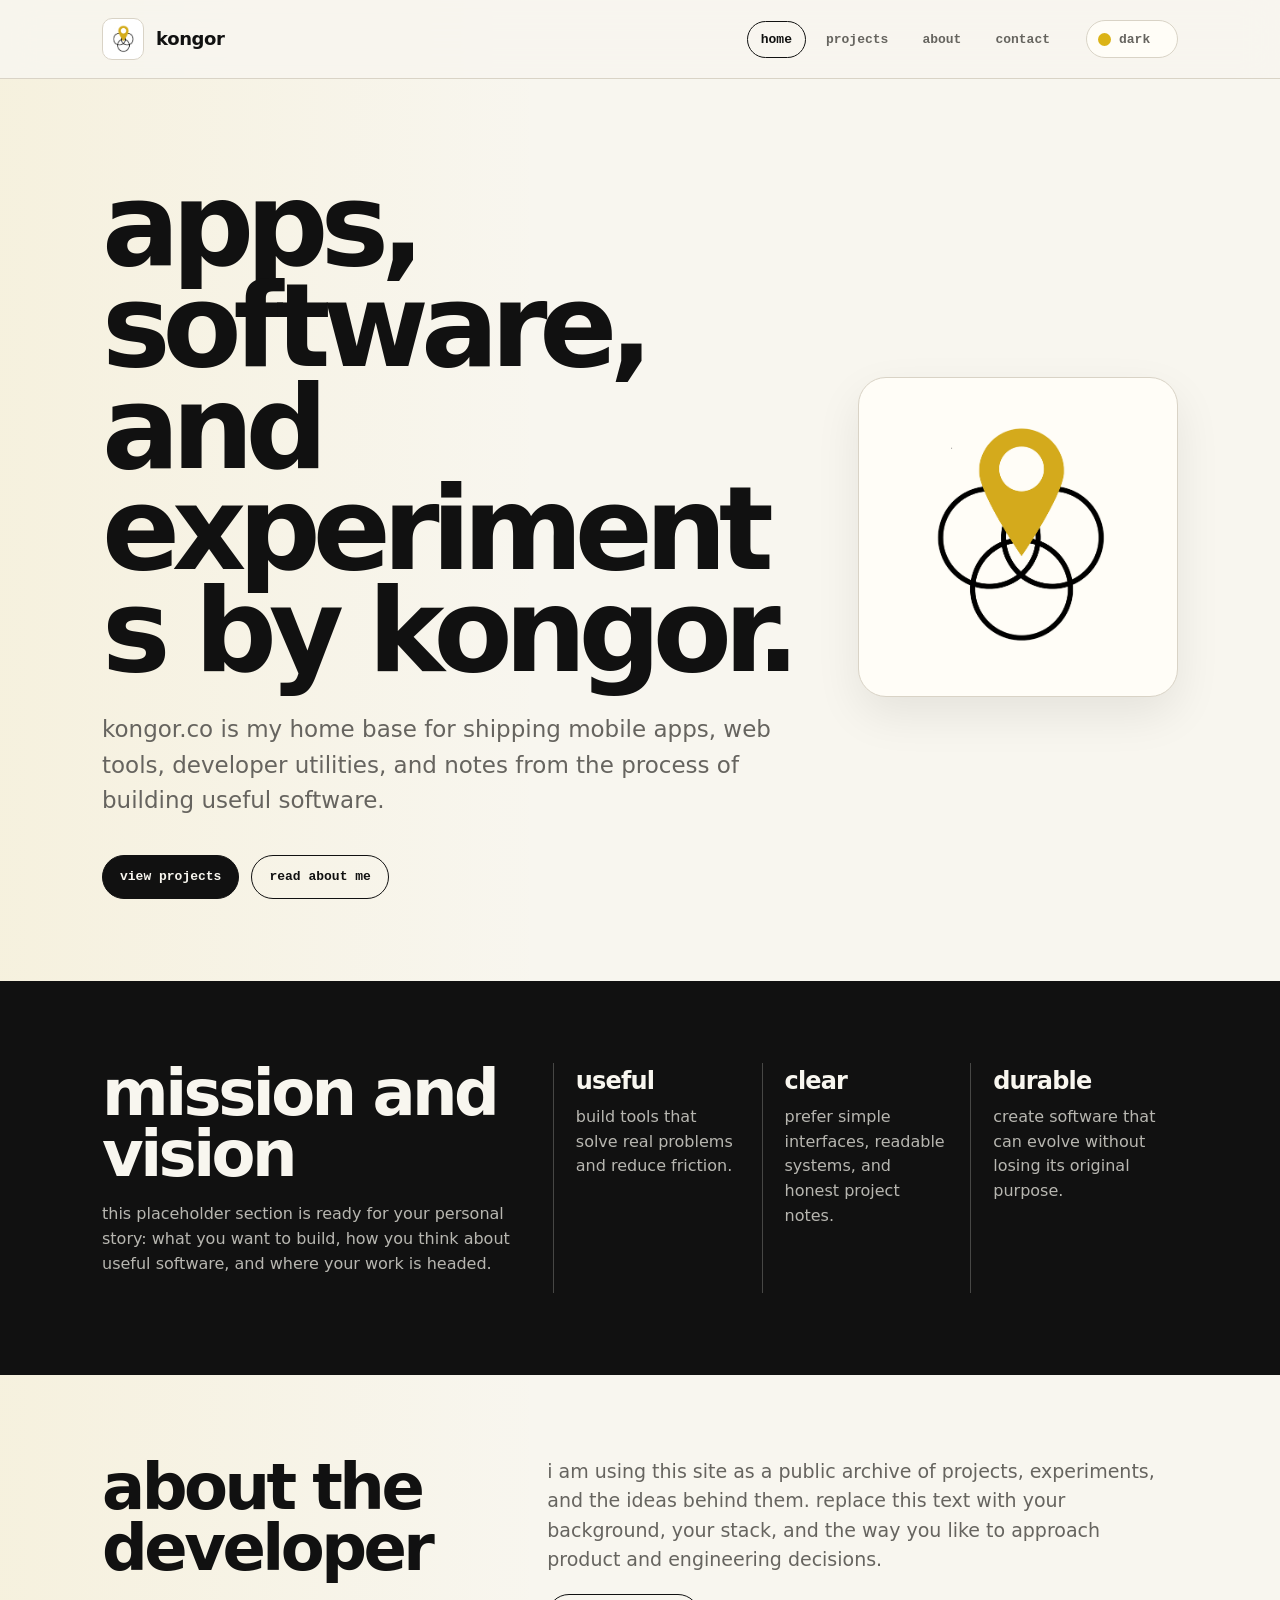
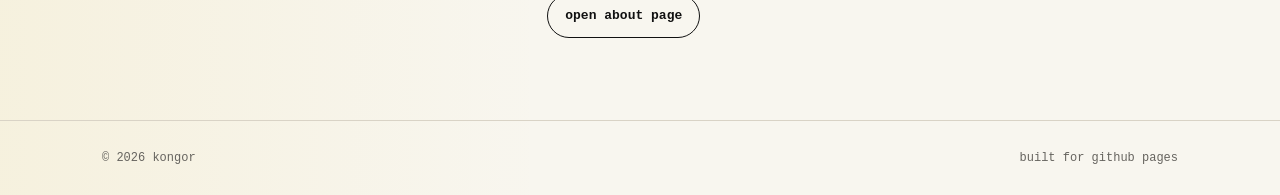
<file: index.html>
<!doctype html>
<html lang="en">
  <head>
    <meta charset="utf-8">
    <meta name="viewport" content="width=device-width, initial-scale=1">
    <title>kongor | app and software development</title>
    <meta name="description" content="kongor is a personal software development portfolio for apps, tools, experiments, and open source projects.">
    <link rel="icon" type="image/png" href="assets/favicon.png">
    <link rel="apple-touch-icon" href="assets/favicon.png">
    <link rel="stylesheet" href="assets/styles.css">
  </head>
  <body>
    <div data-site-header data-base=""></div>

    <main>
      <section class="section hero">
        <div class="hero-copy">
          <h1>apps, software, and experiments by kongor.</h1>
          <p class="lead">kongor.co is my home base for shipping mobile apps, web tools, developer utilities, and notes from the process of building useful software.</p>
          <div class="actions">
            <a class="button primary" href="projects.html">view projects</a>
            <a class="button secondary" href="about.html">read about me</a>
          </div>
        </div>
        <div class="hero-mark" aria-label="kongor logo">
          <img src="assets/favicon.png" alt="">
        </div>
      </section>

      <section class="band">
        <div class="section">
          <div>
            <h2>mission and vision</h2>
            <p>this placeholder section is ready for your personal story: what you want to build, how you think about useful software, and where your work is headed.</p>
          </div>
          <div class="principles">
            <div class="principle"><h3>useful</h3><p>build tools that solve real problems and reduce friction.</p></div>
            <div class="principle"><h3>clear</h3><p>prefer simple interfaces, readable systems, and honest project notes.</p></div>
            <div class="principle"><h3>durable</h3><p>create software that can evolve without losing its original purpose.</p></div>
          </div>
        </div>
      </section>

      <section class="section split">
        <div>
          <h2>about the developer</h2>
        </div>
        <div class="text-block">
          <p>i am using this site as a public archive of projects, experiments, and the ideas behind them. replace this text with your background, your stack, and the way you like to approach product and engineering decisions.</p>
          <a class="button secondary" href="about.html">open about page</a>
        </div>
      </section>
    </main>

    <footer class="site-footer">
      <div class="footer-inner">
        <span>&copy; <span data-year></span> kongor</span>
        <span>built for github pages</span>
      </div>
    </footer>
    <script src="assets/site.js"></script>
  </body>
</html>
</file>
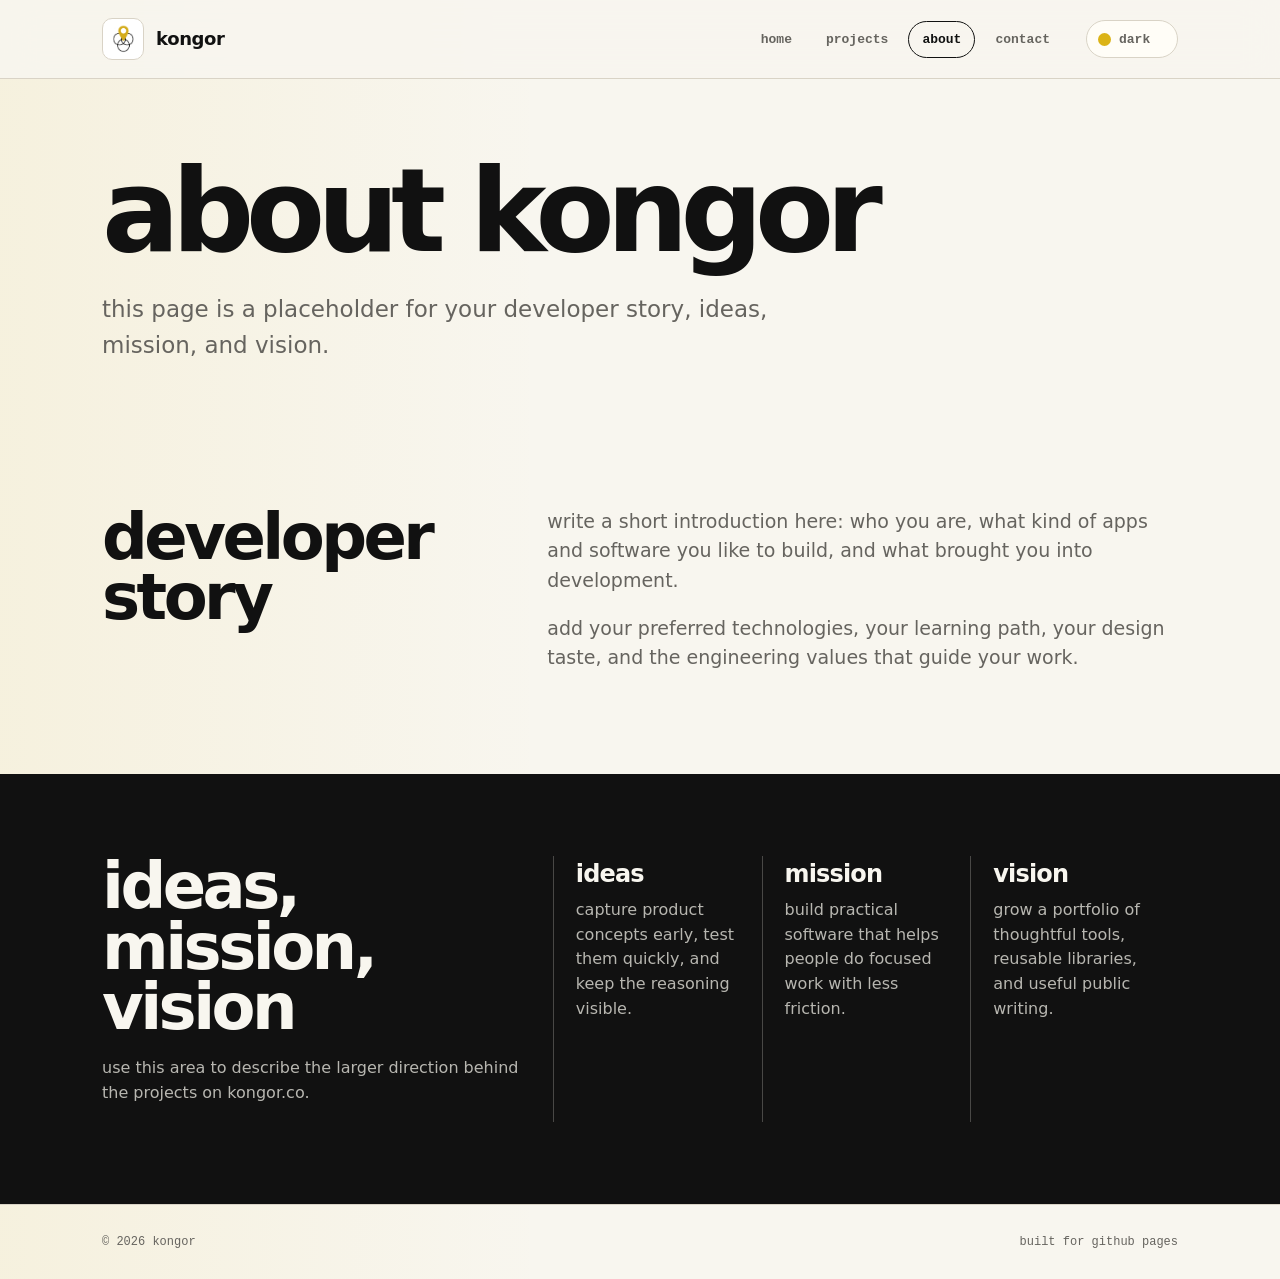
<file: about.html>
<!doctype html>
<html lang="en">
  <head>
    <meta charset="utf-8">
    <meta name="viewport" content="width=device-width, initial-scale=1">
    <title>about | kongor</title>
    <meta name="description" content="about kongor, the mission, the vision, the why.">
    <link rel="icon" type="image/png" href="assets/favicon.png">
    <link rel="apple-touch-icon" href="assets/favicon.png">
    <link rel="stylesheet" href="assets/styles.css">
  </head>
  <body>
    <div data-site-header data-base=""></div>
    <main>
      <section class="section page-hero">
        <h1>about kongor</h1>
        <p class="lead">this page is a placeholder for your developer story, ideas, mission, and vision.</p>
      </section>
      <section class="section split">
        <div><h2>developer story</h2></div>
        <div class="text-block">
          <p>write a short introduction here: who you are, what kind of apps and software you like to build, and what brought you into development.</p>
          <p>add your preferred technologies, your learning path, your design taste, and the engineering values that guide your work.</p>
        </div>
      </section>
      <section class="band">
        <div class="section">
          <div>
            <h2>ideas, mission, vision</h2>
            <p>use this area to describe the larger direction behind the projects on kongor.co.</p>
          </div>
          <div class="principles">
            <div class="principle"><h3>ideas</h3><p>capture product concepts early, test them quickly, and keep the reasoning visible.</p></div>
            <div class="principle"><h3>mission</h3><p>build practical software that helps people do focused work with less friction.</p></div>
            <div class="principle"><h3>vision</h3><p>grow a portfolio of thoughtful tools, reusable libraries, and useful public writing.</p></div>
          </div>
        </div>
      </section>
    </main>
    <footer class="site-footer"><div class="footer-inner"><span>&copy; <span data-year></span> kongor</span><span>built for github pages</span></div></footer>
    <script src="assets/site.js"></script>
  </body>
</html>
</file>
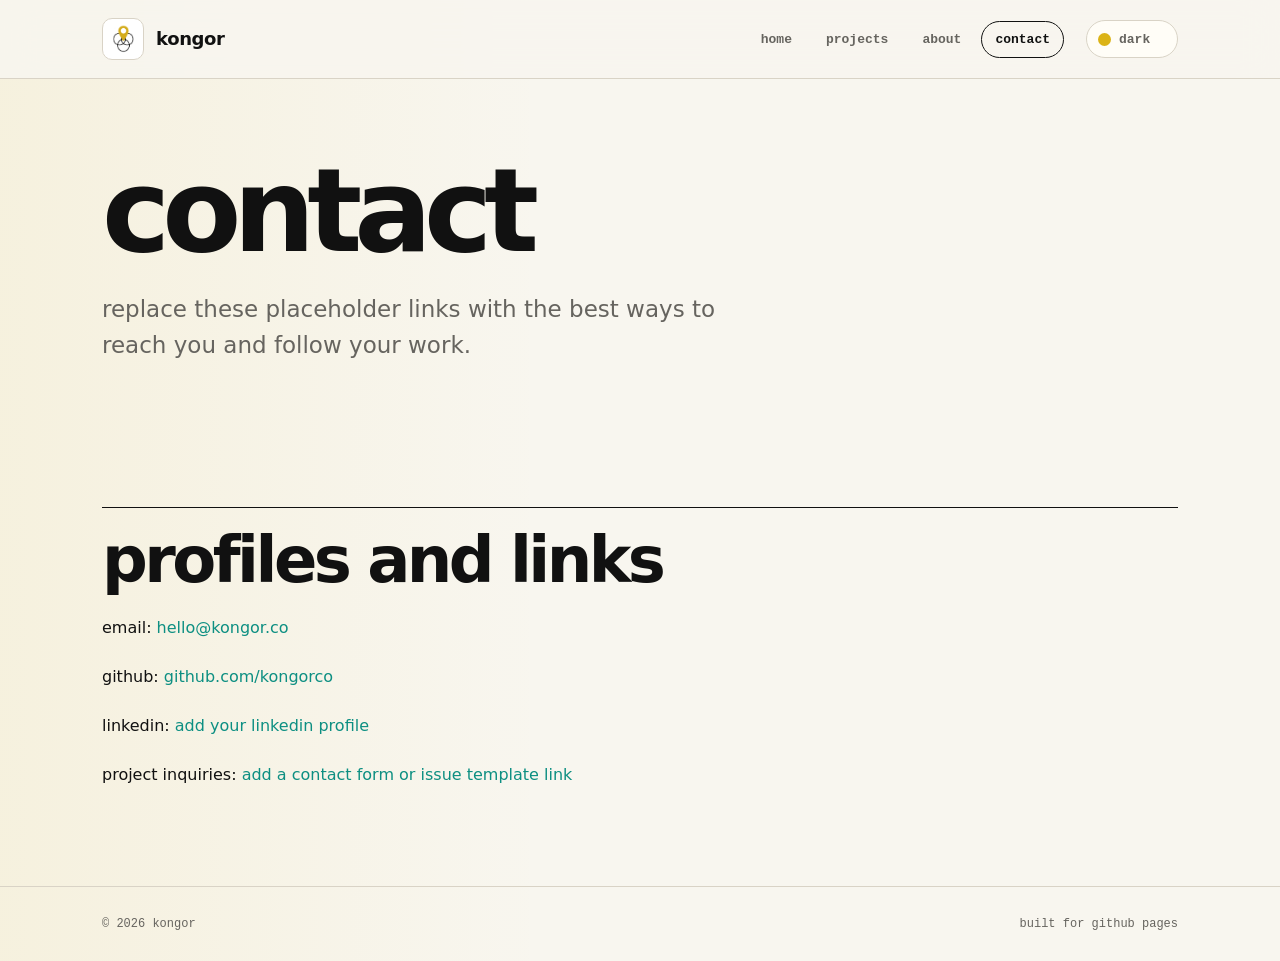
<file: contact.html>
<!doctype html>
<html lang="en">
  <head>
    <meta charset="utf-8">
    <meta name="viewport" content="width=device-width, initial-scale=1">
    <title>contact | kongor</title>
    <meta name="description" content="contact and profile links for kongor.">
    <link rel="icon" type="image/png" href="assets/favicon.png">
    <link rel="apple-touch-icon" href="assets/favicon.png">
    <link rel="stylesheet" href="assets/styles.css">
  </head>
  <body>
    <div data-site-header data-base=""></div>
    <main>
      <section class="section page-hero">
        <h1>contact</h1>
        <p class="lead">replace these placeholder links with the best ways to reach you and follow your work.</p>
      </section>
      <section class="section">
        <div class="contact-panel">
          <h2>profiles and links</h2>
          <p>email: <a href="mailto:hello@kongor.co">hello@kongor.co</a></p>
          <p>github: <a href="https://github.com/kongorco">github.com/kongorco</a></p>
          <p>linkedin: <a href="#">add your linkedin profile</a></p>
          <p>project inquiries: <a href="#">add a contact form or issue template link</a></p>
        </div>
      </section>
    </main>
    <footer class="site-footer"><div class="footer-inner"><span>&copy; <span data-year></span> kongor</span><span>built for github pages</span></div></footer>
    <script src="assets/site.js"></script>
  </body>
</html>
</file>
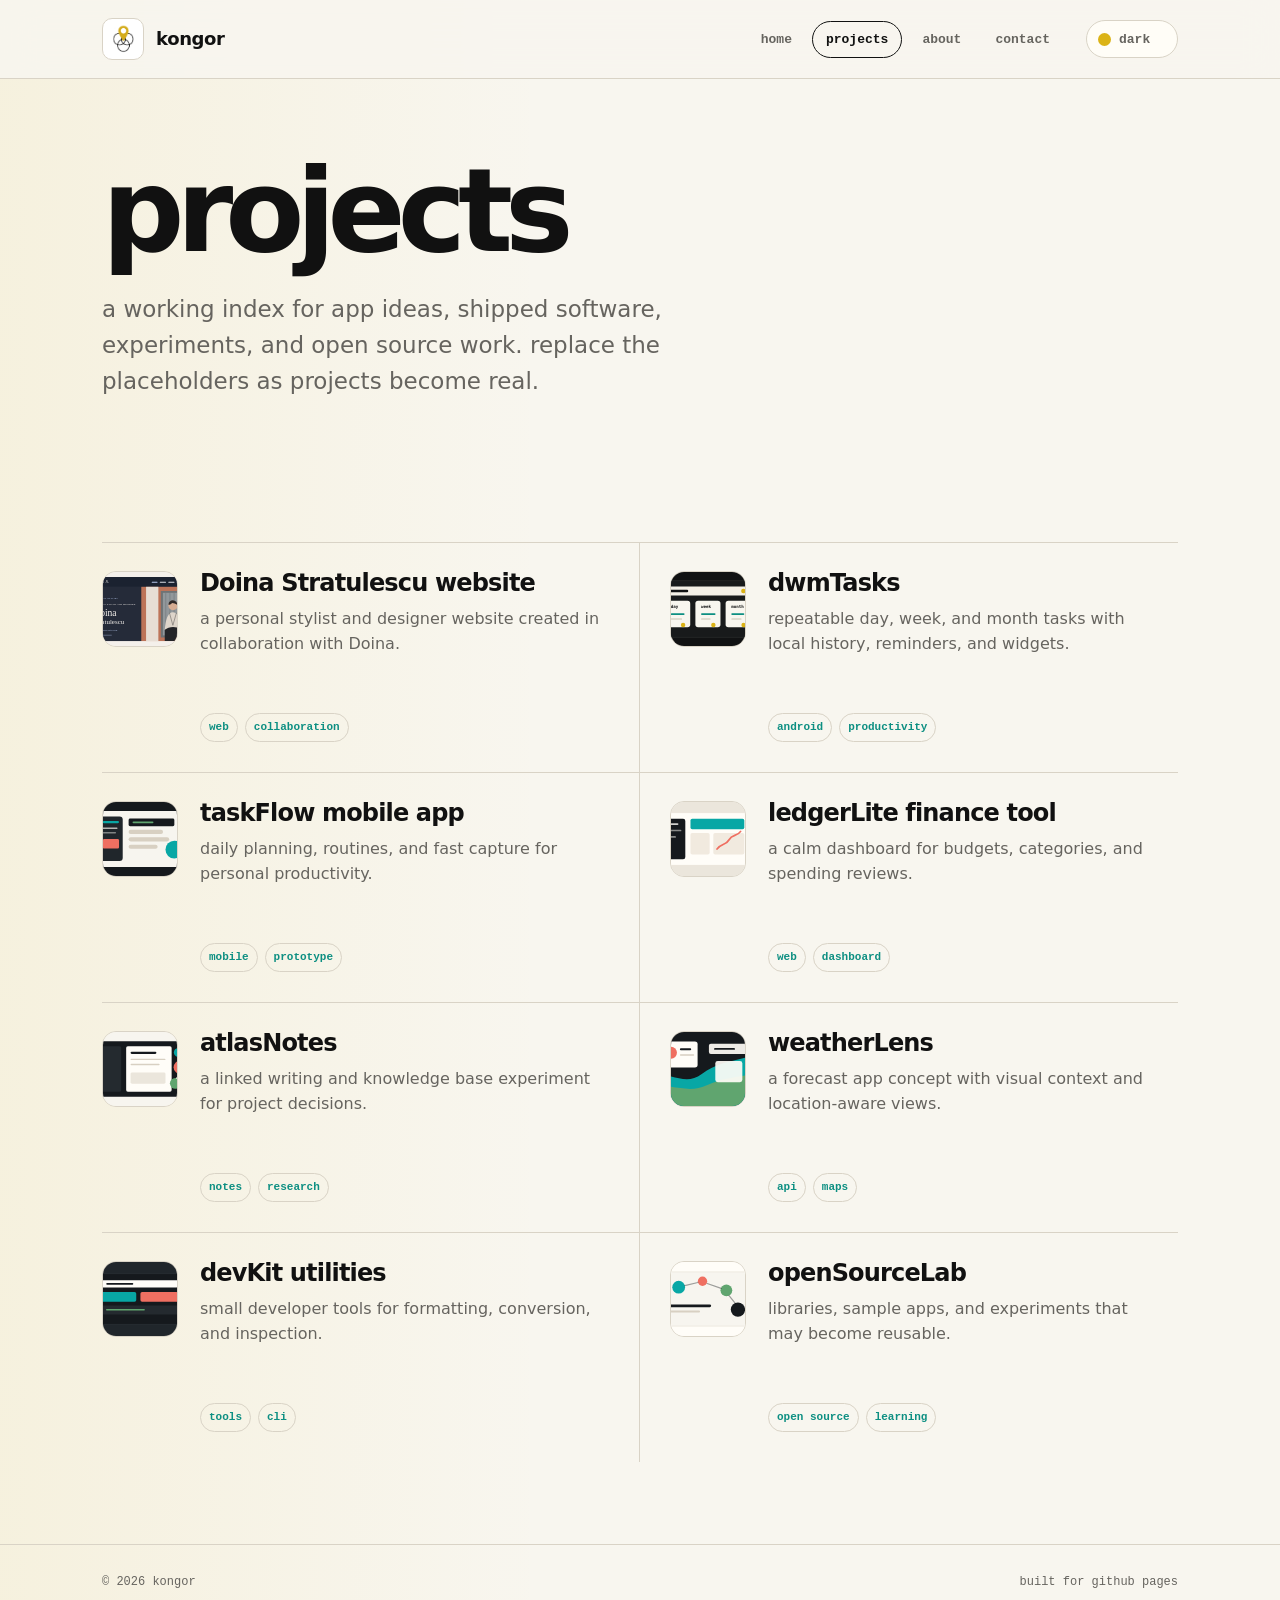
<file: projects.html>
<!doctype html>
<html lang="en">
  <head>
    <meta charset="utf-8">
    <meta name="viewport" content="width=device-width, initial-scale=1">
    <title>projects | kongor</title>
    <meta name="description" content="project index for kongor apps, software tools, and experiments.">
    <link rel="icon" type="image/png" href="assets/favicon.png">
    <link rel="apple-touch-icon" href="assets/favicon.png">
    <link rel="stylesheet" href="assets/styles.css">
  </head>
  <body>
    <div data-site-header data-base=""></div>
    <main>
      <section class="section page-hero">
        <h1>projects</h1>
        <p class="lead">a working index for app ideas, shipped software, experiments, and open source work. replace the placeholders as projects become real.</p>
      </section>
      <section class="section">
        <div class="project-grid">
          <a class="project-card" href="projects/doina-stylist.html"><img src="assets/project-doina-stylist.svg" alt="Doina Stratulescu website preview"><div class="project-card-body"><h3>Doina Stratulescu website</h3><p>a personal stylist and designer website created in collaboration with Doina.</p><div class="tag-row"><span class="tag">web</span><span class="tag">collaboration</span></div></div></a>
          <a class="project-card" href="projects/dwm-tasks.html"><img src="assets/project-dwm-tasks.svg" alt="dwmTasks preview"><div class="project-card-body"><h3>dwmTasks</h3><p>repeatable day, week, and month tasks with local history, reminders, and widgets.</p><div class="tag-row"><span class="tag">android</span><span class="tag">productivity</span></div></div></a>
          <a class="project-card" href="projects/taskflow.html"><img src="assets/project-taskflow.svg" alt="taskFlow preview"><div class="project-card-body"><h3>taskFlow mobile app</h3><p>daily planning, routines, and fast capture for personal productivity.</p><div class="tag-row"><span class="tag">mobile</span><span class="tag">prototype</span></div></div></a>
          <a class="project-card" href="projects/ledgerlite.html"><img src="assets/project-ledgerlite.svg" alt="ledgerLite preview"><div class="project-card-body"><h3>ledgerLite finance tool</h3><p>a calm dashboard for budgets, categories, and spending reviews.</p><div class="tag-row"><span class="tag">web</span><span class="tag">dashboard</span></div></div></a>
          <a class="project-card" href="projects/atlas-notes.html"><img src="assets/project-atlas.svg" alt="atlasNotes preview"><div class="project-card-body"><h3>atlasNotes</h3><p>a linked writing and knowledge base experiment for project decisions.</p><div class="tag-row"><span class="tag">notes</span><span class="tag">research</span></div></div></a>
          <a class="project-card" href="projects/weatherlens.html"><img src="assets/project-weatherlens.svg" alt="weatherLens preview"><div class="project-card-body"><h3>weatherLens</h3><p>a forecast app concept with visual context and location-aware views.</p><div class="tag-row"><span class="tag">api</span><span class="tag">maps</span></div></div></a>
          <a class="project-card" href="projects/devkit-utilities.html"><img src="assets/project-devkit.svg" alt="devKit preview"><div class="project-card-body"><h3>devKit utilities</h3><p>small developer tools for formatting, conversion, and inspection.</p><div class="tag-row"><span class="tag">tools</span><span class="tag">cli</span></div></div></a>
          <a class="project-card" href="projects/open-source-lab.html"><img src="assets/project-open-source.svg" alt="openSourceLab preview"><div class="project-card-body"><h3>openSourceLab</h3><p>libraries, sample apps, and experiments that may become reusable.</p><div class="tag-row"><span class="tag">open source</span><span class="tag">learning</span></div></div></a>
        </div>
      </section>
    </main>
    <footer class="site-footer"><div class="footer-inner"><span>&copy; <span data-year></span> kongor</span><span>built for github pages</span></div></footer>
    <script src="assets/site.js"></script>
  </body>
</html>
</file>
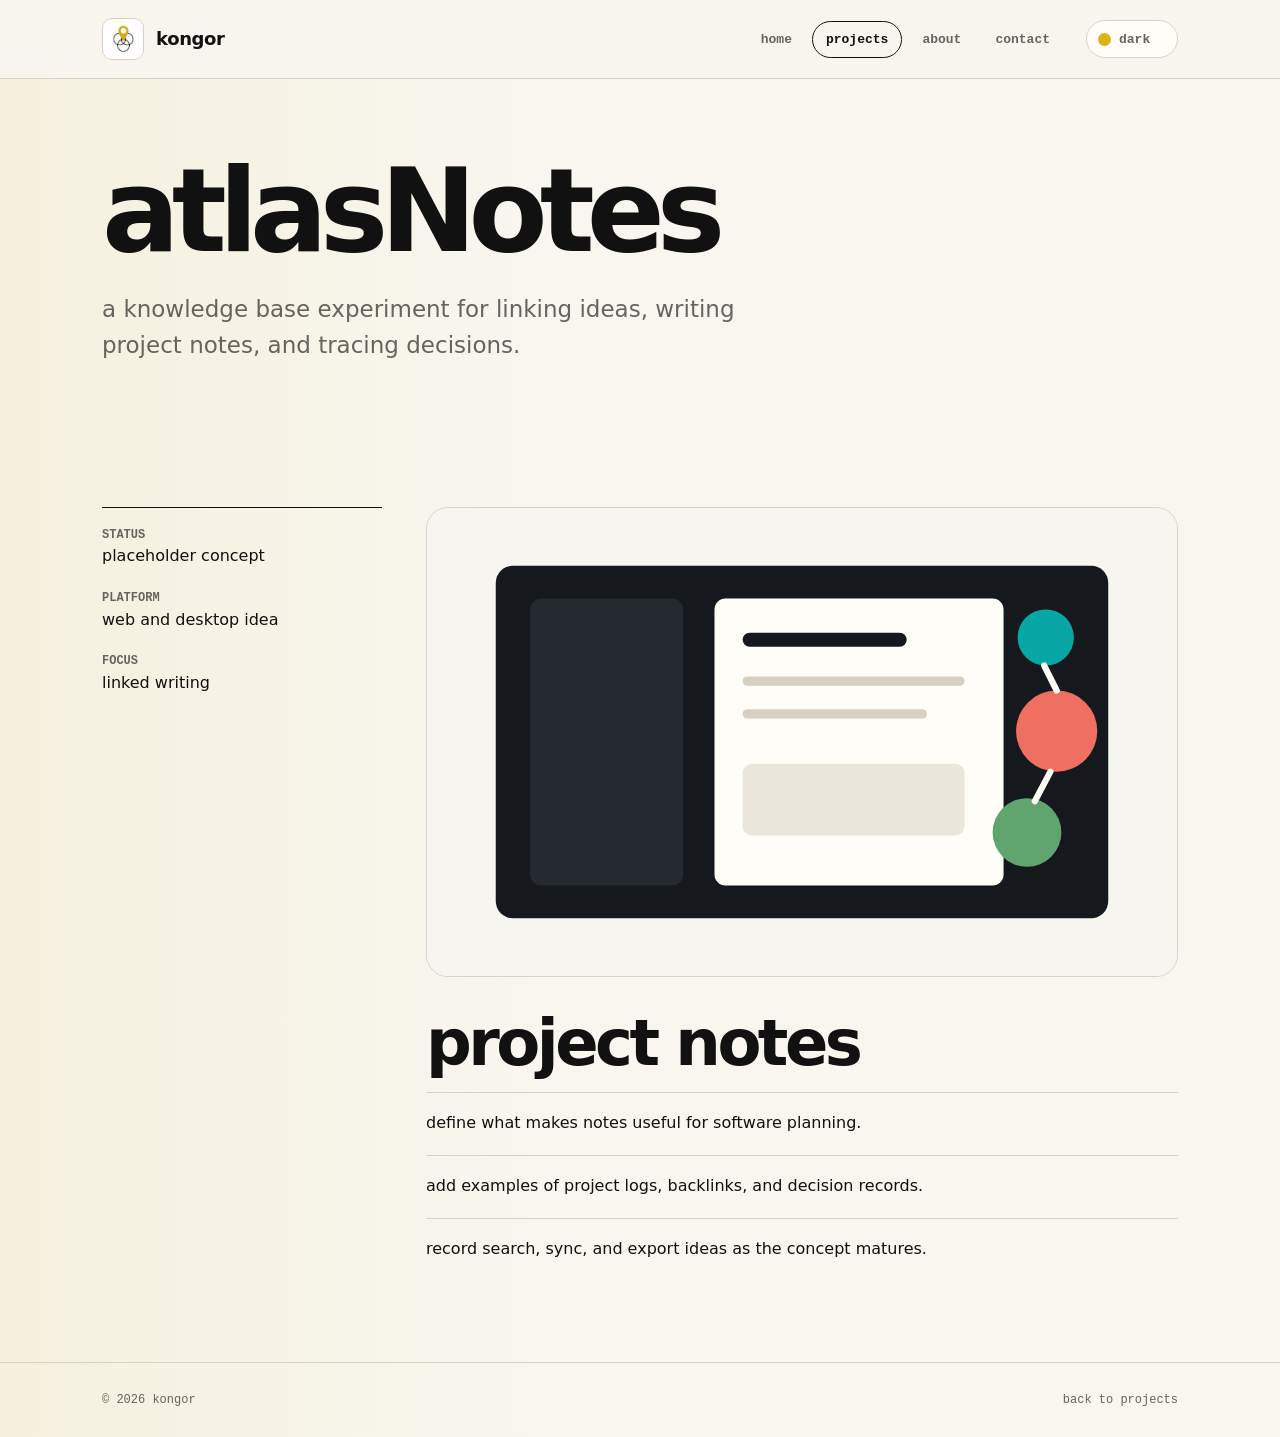
<file: projects/atlas-notes.html>
<!doctype html>
<html lang="en">
  <head>
    <meta charset="utf-8">
    <meta name="viewport" content="width=device-width, initial-scale=1">
    <title>atlasNotes | kongor</title>
    <meta name="description" content="placeholder project page for atlasNotes.">
    <link rel="icon" type="image/png" href="../assets/favicon.png">
    <link rel="apple-touch-icon" href="../assets/favicon.png">
    <link rel="stylesheet" href="../assets/styles.css">
  </head>
  <body>
    <div data-site-header data-base="../"></div>
    <main>
      <section class="section page-hero"><h1>atlasNotes</h1><p class="lead">a knowledge base experiment for linking ideas, writing project notes, and tracing decisions.</p></section>
      <section class="section detail-layout"><dl class="meta-list"><dt>status</dt><dd>placeholder concept</dd><dt>platform</dt><dd>web and desktop idea</dd><dt>focus</dt><dd>linked writing</dd></dl><div><img src="../assets/project-atlas.svg" alt="atlasNotes abstract preview"><h2>project notes</h2><ul class="feature-list"><li>define what makes notes useful for software planning.</li><li>add examples of project logs, backlinks, and decision records.</li><li>record search, sync, and export ideas as the concept matures.</li></ul></div></section>
    </main>
    <footer class="site-footer"><div class="footer-inner"><span>&copy; <span data-year></span> kongor</span><span><a href="../projects.html">back to projects</a></span></div></footer>
    <script src="../assets/site.js"></script>
  </body>
</html>
</file>
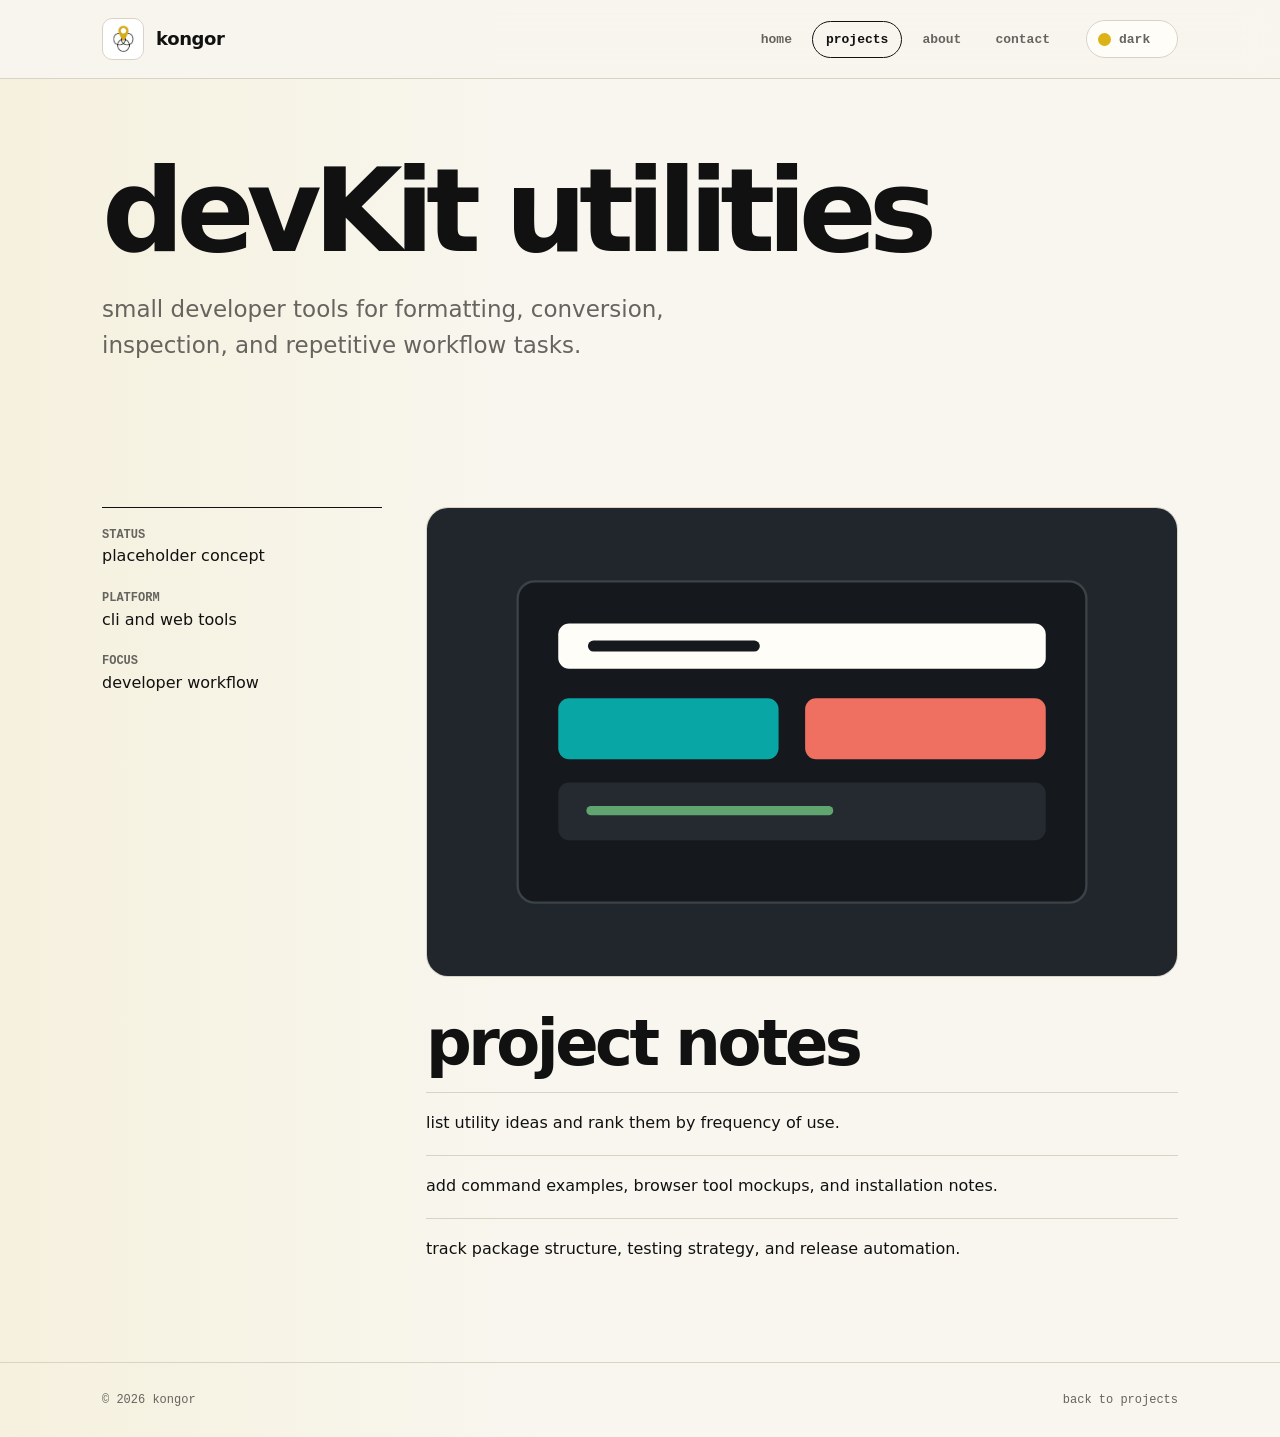
<file: projects/devkit-utilities.html>
<!doctype html>
<html lang="en">
  <head>
    <meta charset="utf-8">
    <meta name="viewport" content="width=device-width, initial-scale=1">
    <title>devKit utilities | kongor</title>
    <meta name="description" content="placeholder project page for devKit utilities.">
    <link rel="icon" type="image/png" href="../assets/favicon.png">
    <link rel="apple-touch-icon" href="../assets/favicon.png">
    <link rel="stylesheet" href="../assets/styles.css">
  </head>
  <body>
    <div data-site-header data-base="../"></div>
    <main>
      <section class="section page-hero"><h1>devKit utilities</h1><p class="lead">small developer tools for formatting, conversion, inspection, and repetitive workflow tasks.</p></section>
      <section class="section detail-layout"><dl class="meta-list"><dt>status</dt><dd>placeholder concept</dd><dt>platform</dt><dd>cli and web tools</dd><dt>focus</dt><dd>developer workflow</dd></dl><div><img src="../assets/project-devkit.svg" alt="devKit abstract preview"><h2>project notes</h2><ul class="feature-list"><li>list utility ideas and rank them by frequency of use.</li><li>add command examples, browser tool mockups, and installation notes.</li><li>track package structure, testing strategy, and release automation.</li></ul></div></section>
    </main>
    <footer class="site-footer"><div class="footer-inner"><span>&copy; <span data-year></span> kongor</span><span><a href="../projects.html">back to projects</a></span></div></footer>
    <script src="../assets/site.js"></script>
  </body>
</html>
</file>
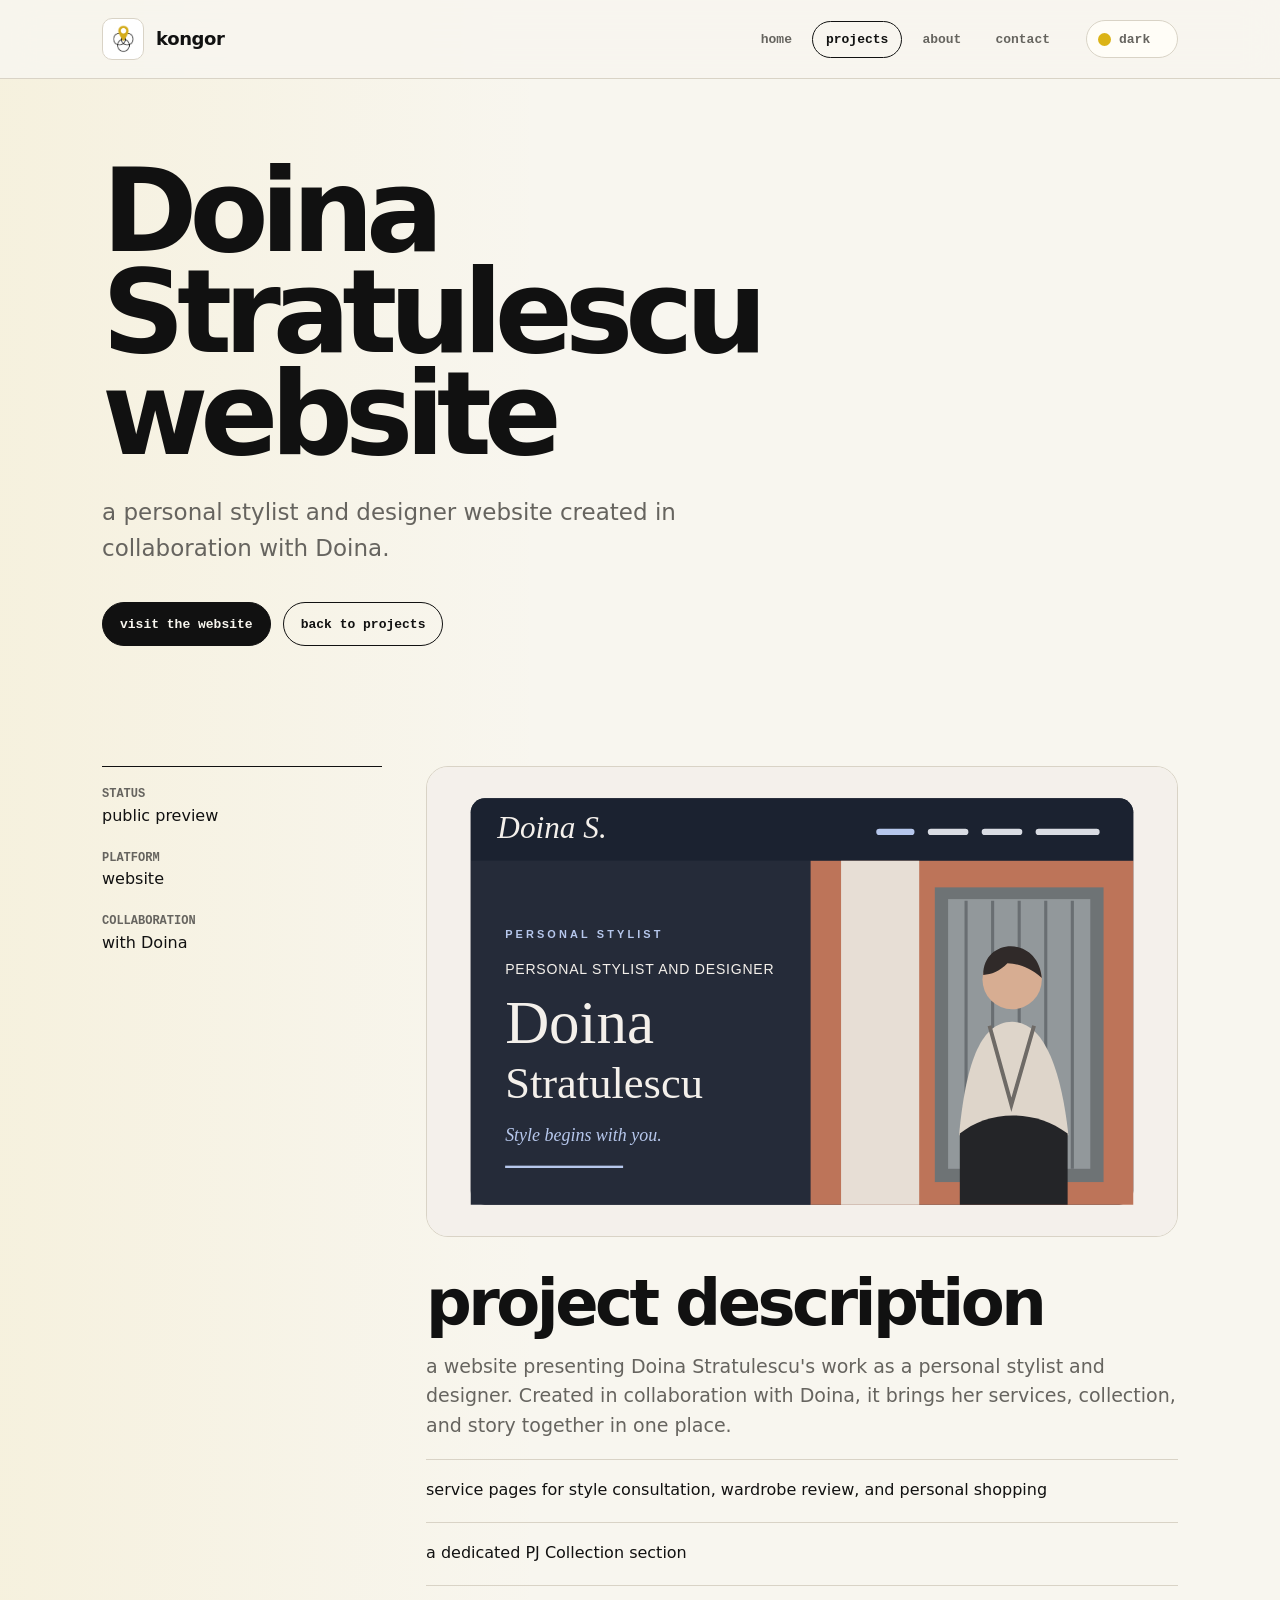
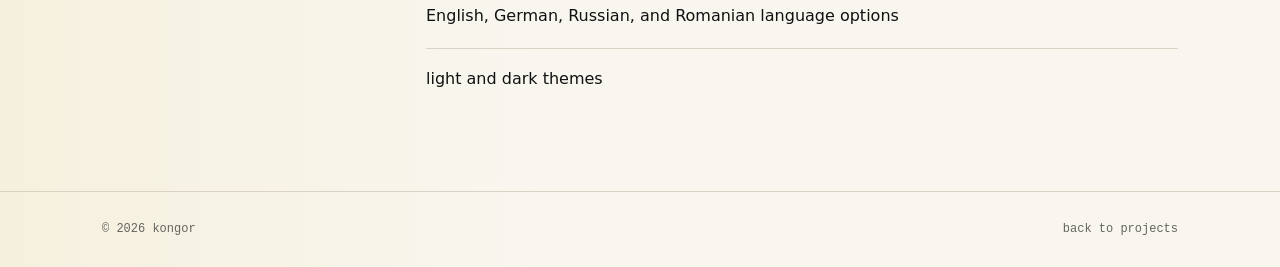
<file: projects/doina-stylist.html>
<!doctype html>
<html lang="en">
  <head>
    <meta charset="utf-8">
    <meta name="viewport" content="width=device-width, initial-scale=1">
    <title>Doina Stratulescu website | kongor</title>
    <meta name="description" content="A website for personal stylist and designer Doina Stratulescu, created in collaboration with Doina.">
    <link rel="icon" type="image/png" href="../assets/favicon.png">
    <link rel="apple-touch-icon" href="../assets/favicon.png">
    <link rel="stylesheet" href="../assets/styles.css">
  </head>
  <body>
    <div data-site-header data-base="../"></div>
    <main>
      <section class="section page-hero">
        <h1>Doina Stratulescu website</h1>
        <p class="lead">a personal stylist and designer website created in collaboration with Doina.</p>
        <div class="actions">
          <a class="button primary" href="https://kongor-co.github.io/doina-stylist-test/en/">visit the website</a>
          <a class="button secondary" href="../projects.html">back to projects</a>
        </div>
      </section>
      <section class="section detail-layout">
        <dl class="meta-list">
          <dt>status</dt><dd>public preview</dd>
          <dt>platform</dt><dd>website</dd>
          <dt>collaboration</dt><dd>with Doina</dd>
        </dl>
        <div>
          <img src="../assets/project-doina-stylist.svg" alt="Illustration of the Doina Stratulescu website layout">
          <h2>project description</h2>
          <p class="text-block">a website presenting Doina Stratulescu's work as a personal stylist and designer. Created in collaboration with Doina, it brings her services, collection, and story together in one place.</p>
          <ul class="feature-list">
            <li>service pages for style consultation, wardrobe review, and personal shopping</li>
            <li>a dedicated PJ Collection section</li>
            <li>English, German, Russian, and Romanian language options</li>
            <li>light and dark themes</li>
          </ul>
        </div>
      </section>
    </main>
    <footer class="site-footer"><div class="footer-inner"><span>© <span data-year></span> kongor</span><span><a href="../projects.html">back to projects</a></span></div></footer>
    <script src="../assets/site.js"></script>
  </body>
</html>
</file>
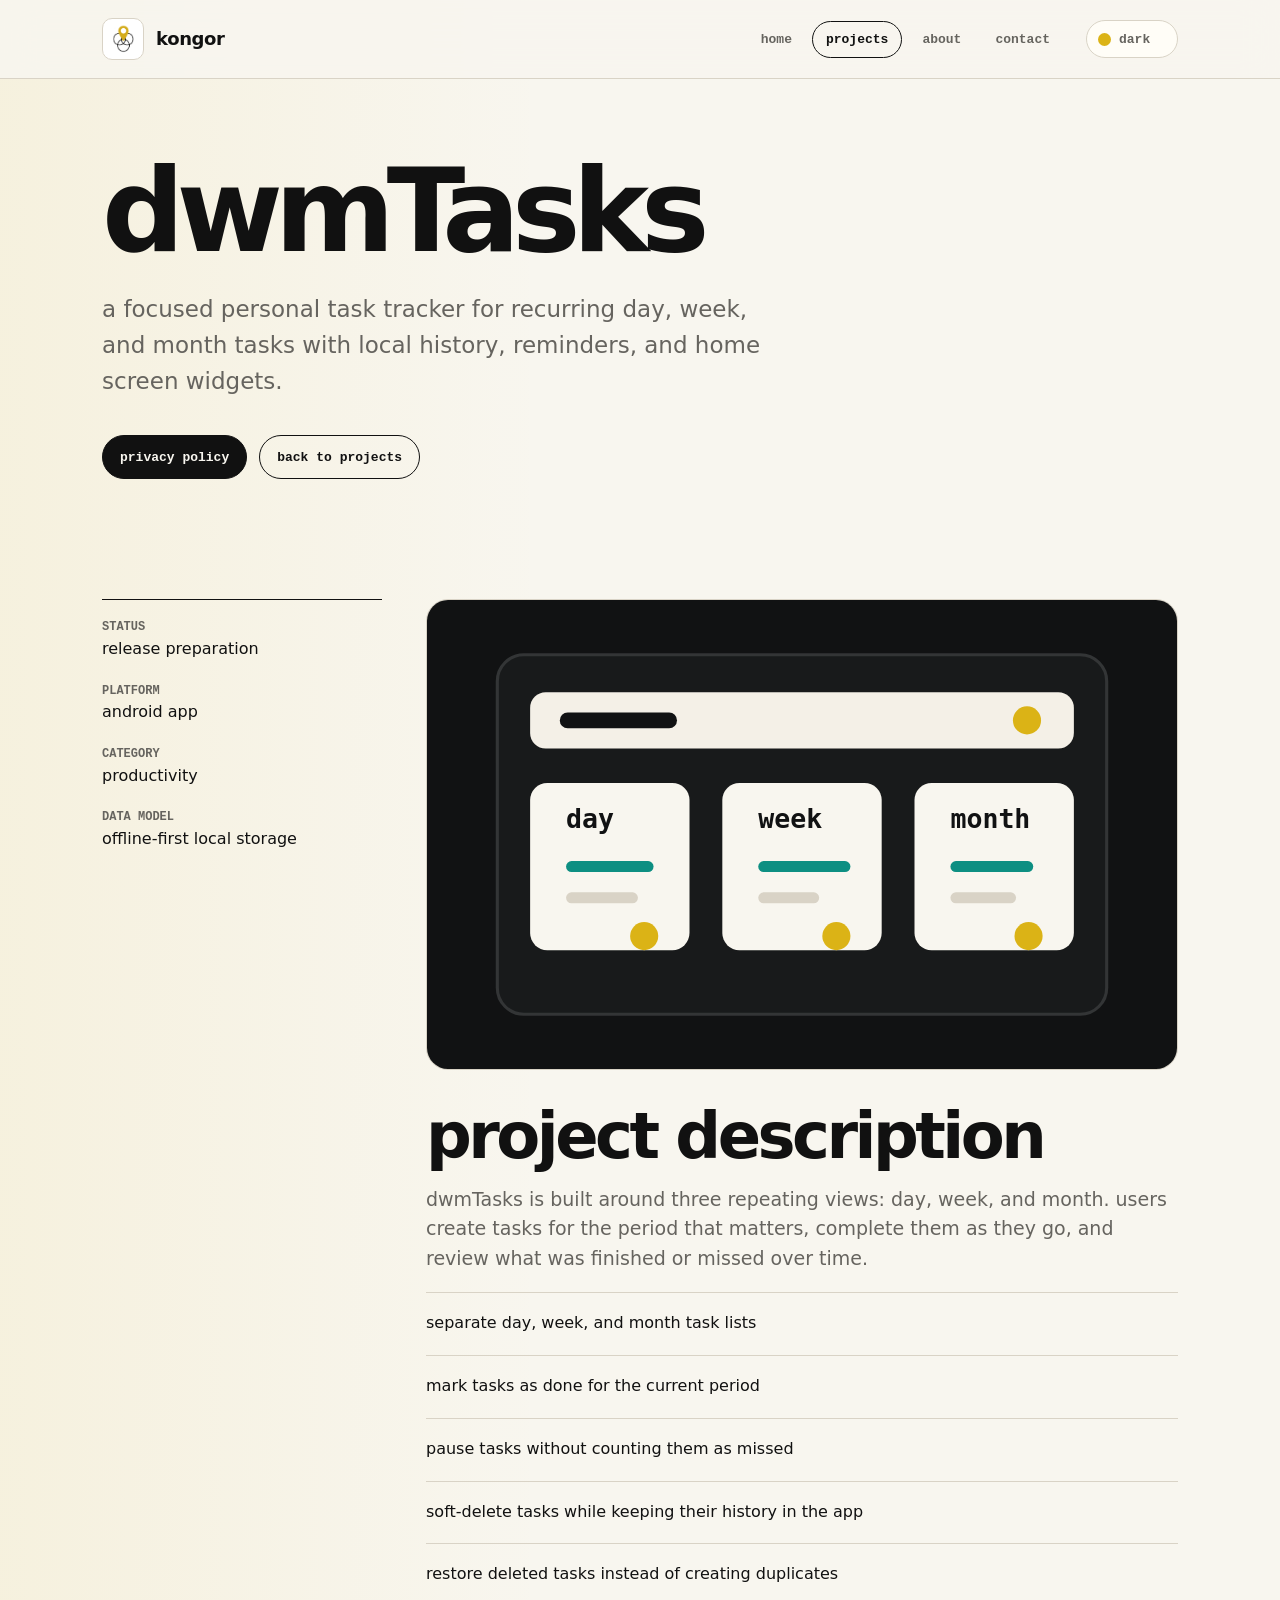
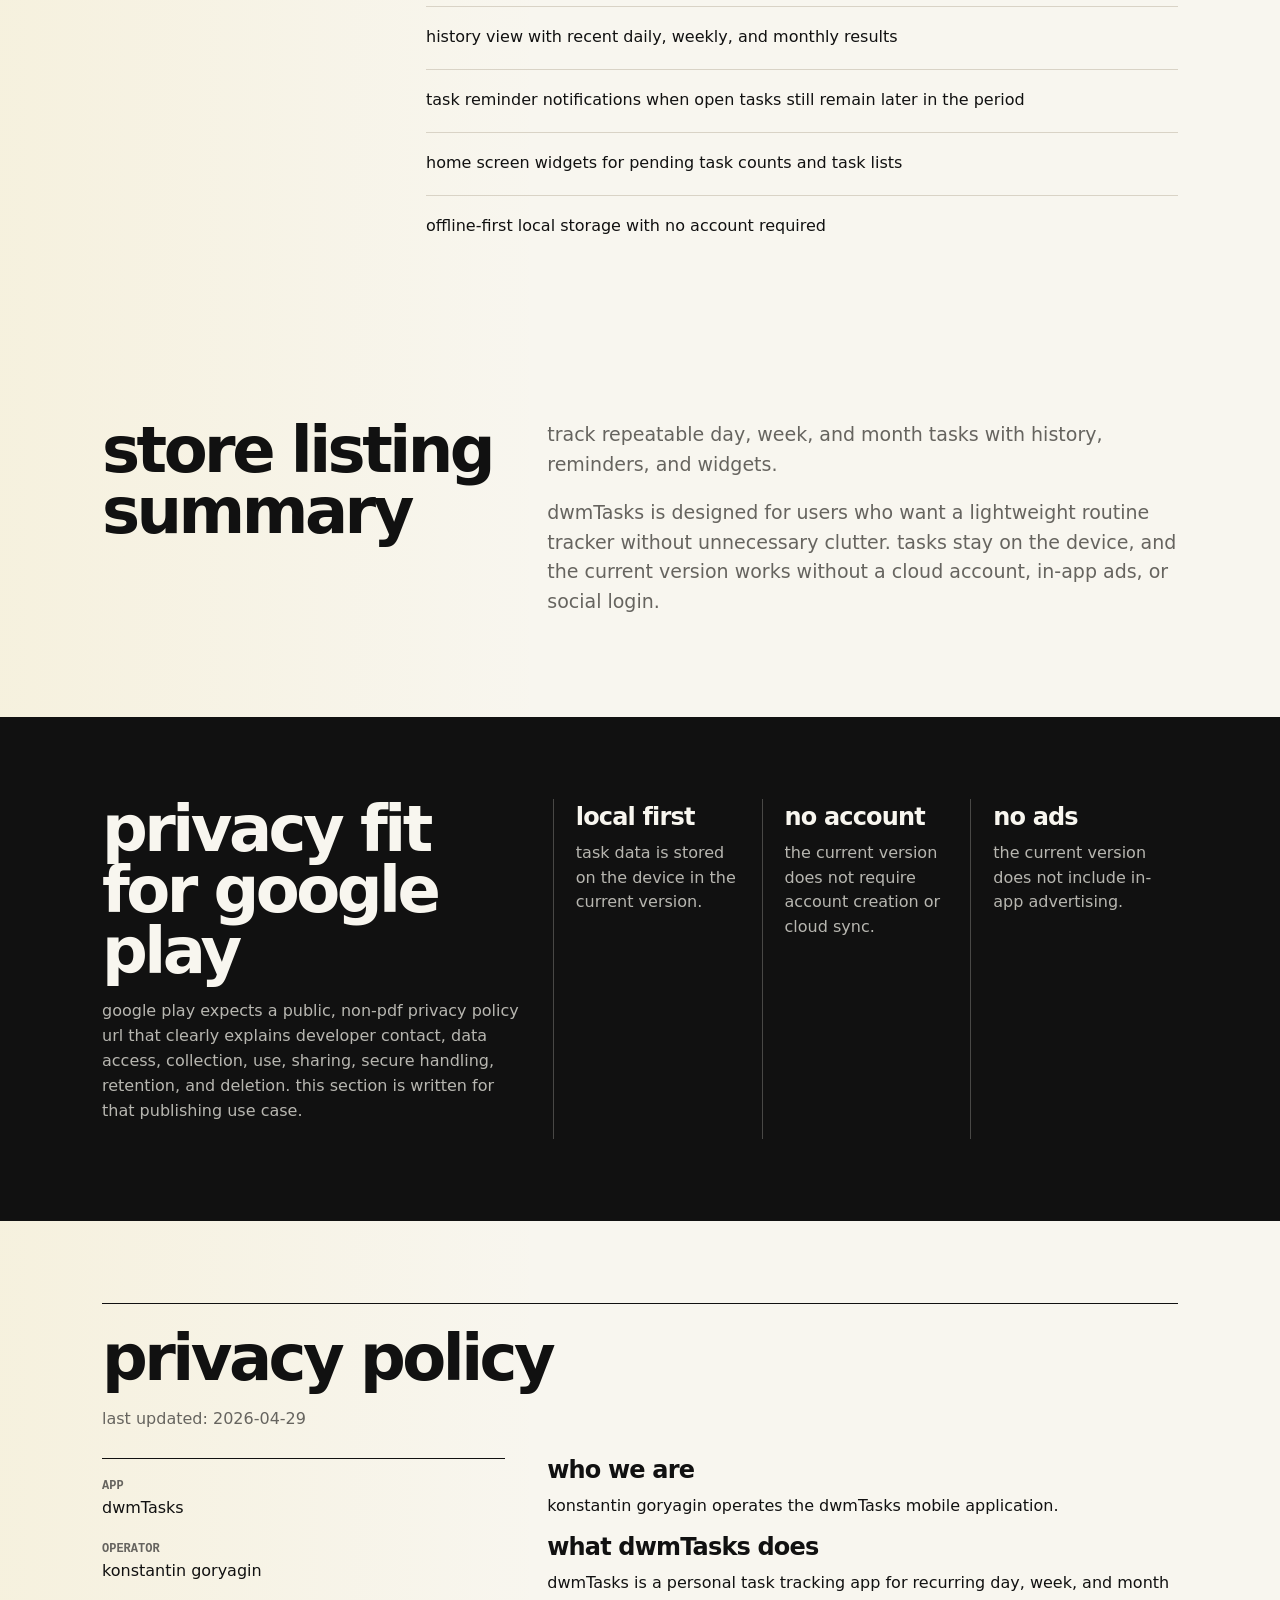
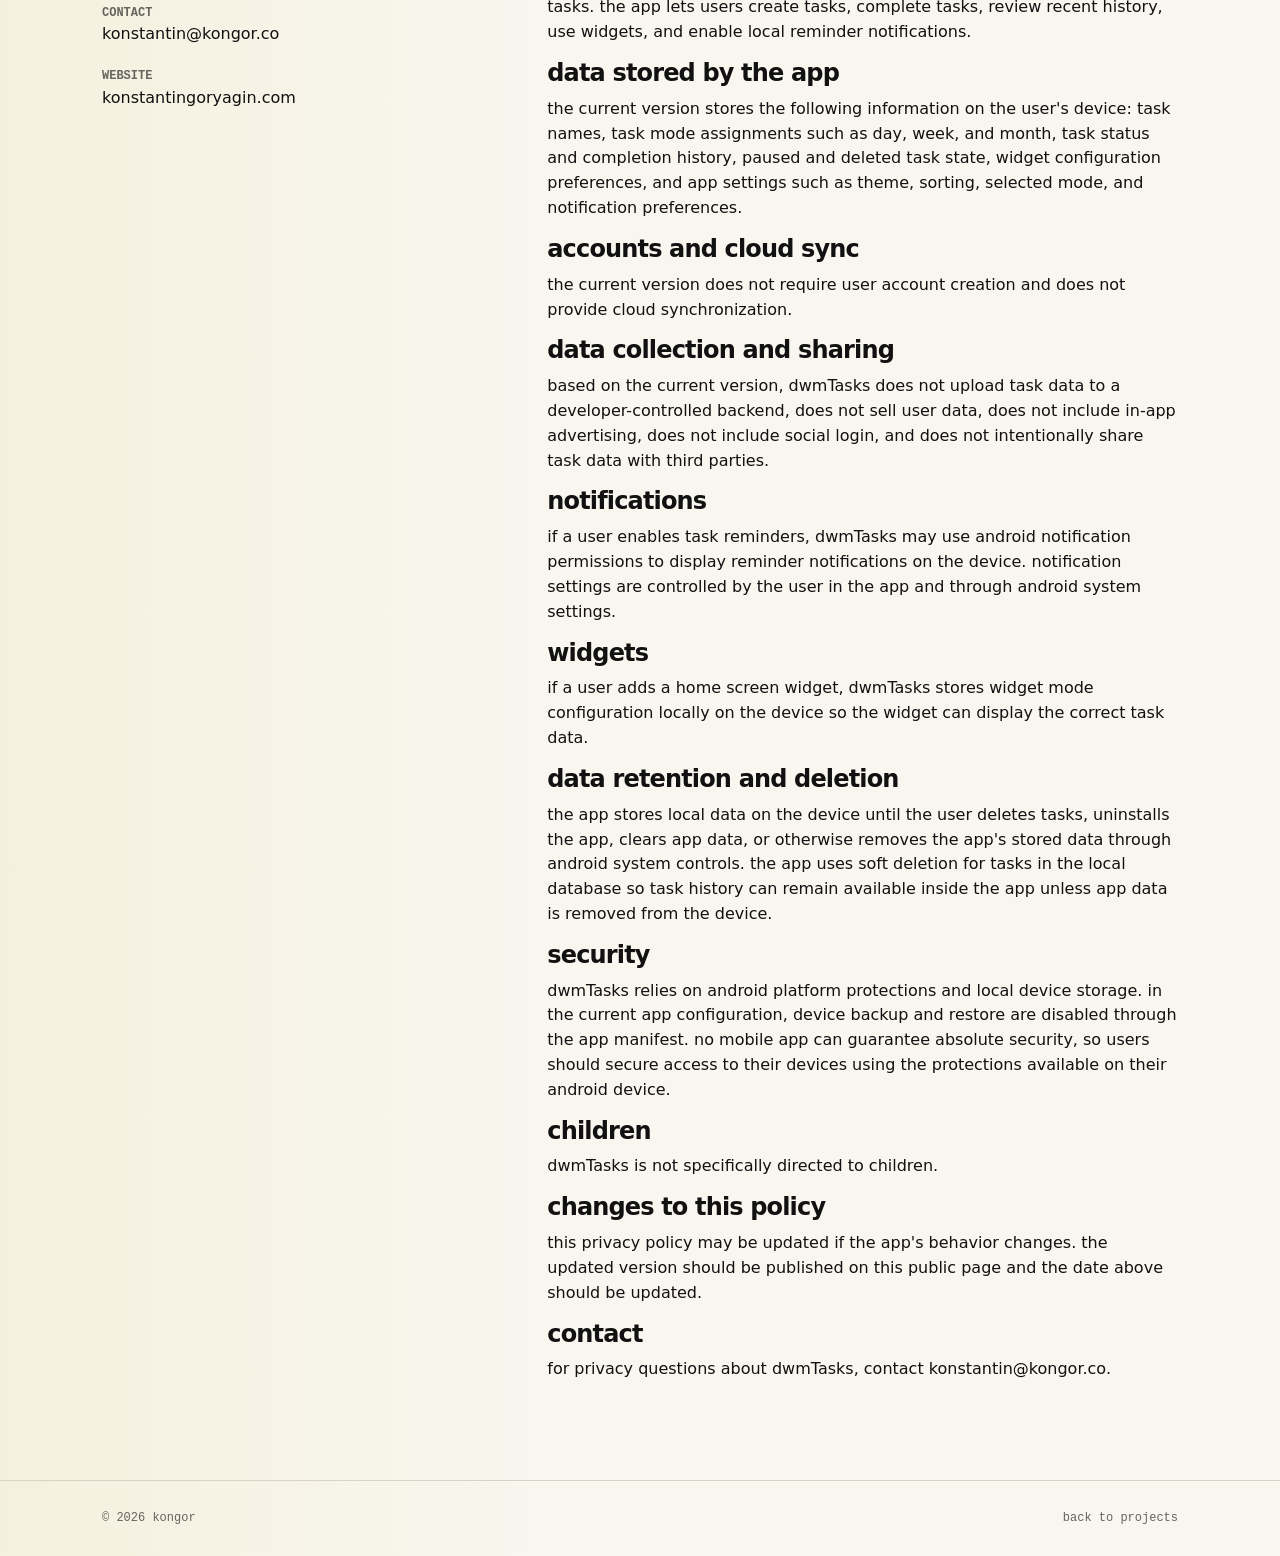
<file: projects/dwm-tasks.html>
<!doctype html>
<html lang="en">
  <head>
    <meta charset="utf-8">
    <meta name="viewport" content="width=device-width, initial-scale=1">
    <title>dwmTasks | kongor</title>
    <meta name="description" content="dwmTasks is a personal task tracker for recurring day, week, and month tasks with local history, reminders, and widgets.">
    <link rel="icon" type="image/png" href="../assets/favicon.png">
    <link rel="apple-touch-icon" href="../assets/favicon.png">
    <link rel="stylesheet" href="../assets/styles.css">
  </head>
  <body>
    <div data-site-header data-base="../"></div>

    <main>
      <section class="section page-hero">
        <h1>dwmTasks</h1>
        <p class="lead">a focused personal task tracker for recurring day, week, and month tasks with local history, reminders, and home screen widgets.</p>
        <div class="actions">
          <a class="button primary" href="#privacy-policy">privacy policy</a>
          <a class="button secondary" href="../projects.html">back to projects</a>
        </div>
      </section>

      <section class="section detail-layout">
        <dl class="meta-list">
          <dt>status</dt><dd>release preparation</dd>
          <dt>platform</dt><dd>android app</dd>
          <dt>category</dt><dd>productivity</dd>
          <dt>data model</dt><dd>offline-first local storage</dd>
        </dl>
        <div>
          <img src="../assets/project-dwm-tasks.svg" alt="dwmTasks day week month task tracker preview">
          <h2>project description</h2>
          <p class="text-block">dwmTasks is built around three repeating views: day, week, and month. users create tasks for the period that matters, complete them as they go, and review what was finished or missed over time.</p>
          <ul class="feature-list">
            <li>separate day, week, and month task lists</li>
            <li>mark tasks as done for the current period</li>
            <li>pause tasks without counting them as missed</li>
            <li>soft-delete tasks while keeping their history in the app</li>
            <li>restore deleted tasks instead of creating duplicates</li>
            <li>history view with recent daily, weekly, and monthly results</li>
            <li>task reminder notifications when open tasks still remain later in the period</li>
            <li>home screen widgets for pending task counts and task lists</li>
            <li>offline-first local storage with no account required</li>
          </ul>
        </div>
      </section>

      <section class="section split">
        <div>
          <h2>store listing summary</h2>
        </div>
        <div class="text-block">
          <p>track repeatable day, week, and month tasks with history, reminders, and widgets.</p>
          <p>dwmTasks is designed for users who want a lightweight routine tracker without unnecessary clutter. tasks stay on the device, and the current version works without a cloud account, in-app ads, or social login.</p>
        </div>
      </section>

      <section class="band">
        <div class="section">
          <div>
            <h2>privacy fit for google play</h2>
            <p>google play expects a public, non-pdf privacy policy url that clearly explains developer contact, data access, collection, use, sharing, secure handling, retention, and deletion. this section is written for that publishing use case.</p>
          </div>
          <div class="principles">
            <div class="principle"><h3>local first</h3><p>task data is stored on the device in the current version.</p></div>
            <div class="principle"><h3>no account</h3><p>the current version does not require account creation or cloud sync.</p></div>
            <div class="principle"><h3>no ads</h3><p>the current version does not include in-app advertising.</p></div>
          </div>
        </div>
      </section>

      <section class="section" id="privacy-policy">
        <div class="section-head">
          <div>
            <h2>privacy policy</h2>
            <p>last updated: 2026-04-29</p>
          </div>
        </div>

        <div class="split">
          <div>
            <dl class="meta-list">
              <dt>app</dt><dd>dwmTasks</dd>
              <dt>operator</dt><dd>konstantin goryagin</dd>
              <dt>contact</dt><dd><a href="mailto:konstantin@kongor.co">konstantin@kongor.co</a></dd>
              <dt>website</dt><dd><a href="https://www.konstantingoryagin.com/">konstantingoryagin.com</a></dd>
            </dl>
          </div>
          <div>
            <h3>who we are</h3>
            <p>konstantin goryagin operates the dwmTasks mobile application.</p>

            <h3>what dwmTasks does</h3>
            <p>dwmTasks is a personal task tracking app for recurring day, week, and month tasks. the app lets users create tasks, complete tasks, review recent history, use widgets, and enable local reminder notifications.</p>

            <h3>data stored by the app</h3>
            <p>the current version stores the following information on the user's device: task names, task mode assignments such as day, week, and month, task status and completion history, paused and deleted task state, widget configuration preferences, and app settings such as theme, sorting, selected mode, and notification preferences.</p>

            <h3>accounts and cloud sync</h3>
            <p>the current version does not require user account creation and does not provide cloud synchronization.</p>

            <h3>data collection and sharing</h3>
            <p>based on the current version, dwmTasks does not upload task data to a developer-controlled backend, does not sell user data, does not include in-app advertising, does not include social login, and does not intentionally share task data with third parties.</p>

            <h3>notifications</h3>
            <p>if a user enables task reminders, dwmTasks may use android notification permissions to display reminder notifications on the device. notification settings are controlled by the user in the app and through android system settings.</p>

            <h3>widgets</h3>
            <p>if a user adds a home screen widget, dwmTasks stores widget mode configuration locally on the device so the widget can display the correct task data.</p>

            <h3>data retention and deletion</h3>
            <p>the app stores local data on the device until the user deletes tasks, uninstalls the app, clears app data, or otherwise removes the app's stored data through android system controls. the app uses soft deletion for tasks in the local database so task history can remain available inside the app unless app data is removed from the device.</p>

            <h3>security</h3>
            <p>dwmTasks relies on android platform protections and local device storage. in the current app configuration, device backup and restore are disabled through the app manifest. no mobile app can guarantee absolute security, so users should secure access to their devices using the protections available on their android device.</p>

            <h3>children</h3>
            <p>dwmTasks is not specifically directed to children.</p>

            <h3>changes to this policy</h3>
            <p>this privacy policy may be updated if the app's behavior changes. the updated version should be published on this public page and the date above should be updated.</p>

            <h3>contact</h3>
            <p>for privacy questions about dwmTasks, contact <a href="mailto:konstantin@kongor.co">konstantin@kongor.co</a>.</p>
          </div>
        </div>
      </section>
    </main>

    <footer class="site-footer"><div class="footer-inner"><span>&copy; <span data-year></span> kongor</span><span><a href="../projects.html">back to projects</a></span></div></footer>
    <script src="../assets/site.js"></script>
  </body>
</html>
</file>
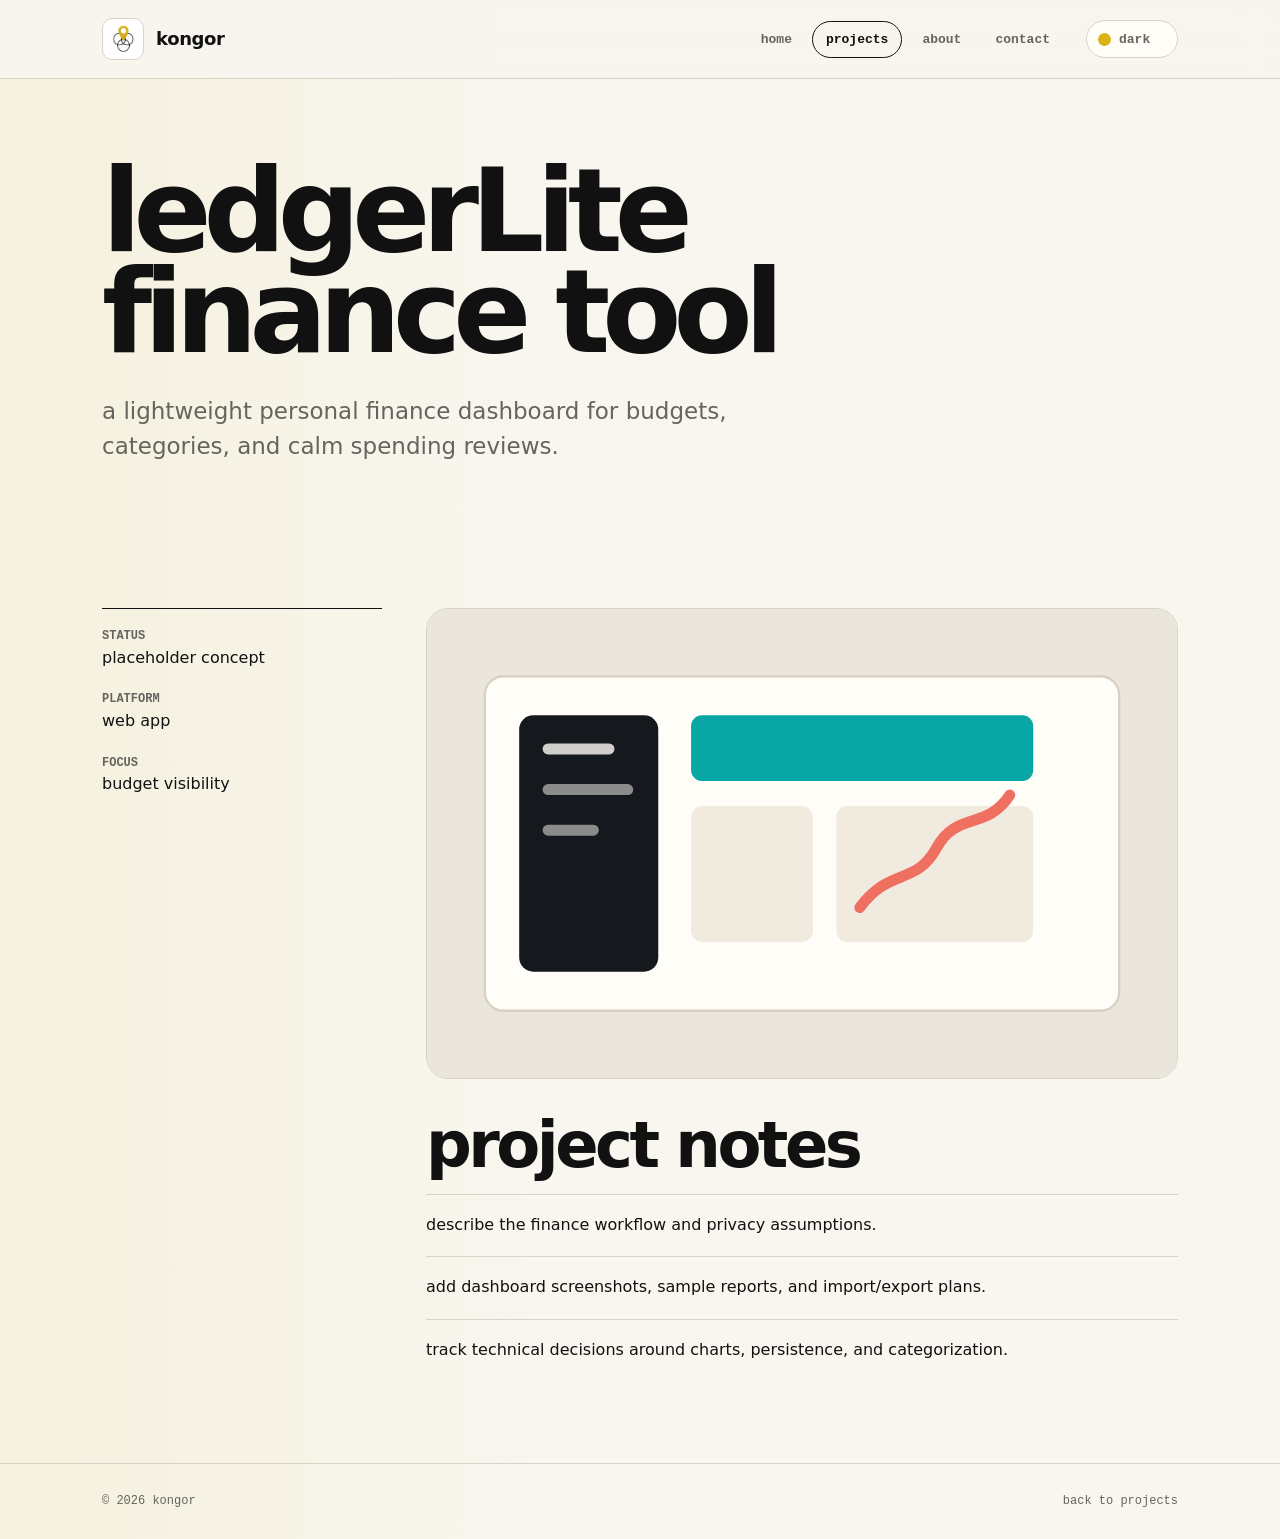
<file: projects/ledgerlite.html>
<!doctype html>
<html lang="en">
  <head>
    <meta charset="utf-8">
    <meta name="viewport" content="width=device-width, initial-scale=1">
    <title>ledgerLite finance tool | kongor</title>
    <meta name="description" content="placeholder project page for ledgerLite finance tool.">
    <link rel="icon" type="image/png" href="../assets/favicon.png">
    <link rel="apple-touch-icon" href="../assets/favicon.png">
    <link rel="stylesheet" href="../assets/styles.css">
  </head>
  <body>
    <div data-site-header data-base="../"></div>
    <main>
      <section class="section page-hero"><h1>ledgerLite finance tool</h1><p class="lead">a lightweight personal finance dashboard for budgets, categories, and calm spending reviews.</p></section>
      <section class="section detail-layout"><dl class="meta-list"><dt>status</dt><dd>placeholder concept</dd><dt>platform</dt><dd>web app</dd><dt>focus</dt><dd>budget visibility</dd></dl><div><img src="../assets/project-ledgerlite.svg" alt="ledgerLite abstract dashboard preview"><h2>project notes</h2><ul class="feature-list"><li>describe the finance workflow and privacy assumptions.</li><li>add dashboard screenshots, sample reports, and import/export plans.</li><li>track technical decisions around charts, persistence, and categorization.</li></ul></div></section>
    </main>
    <footer class="site-footer"><div class="footer-inner"><span>&copy; <span data-year></span> kongor</span><span><a href="../projects.html">back to projects</a></span></div></footer>
    <script src="../assets/site.js"></script>
  </body>
</html>
</file>
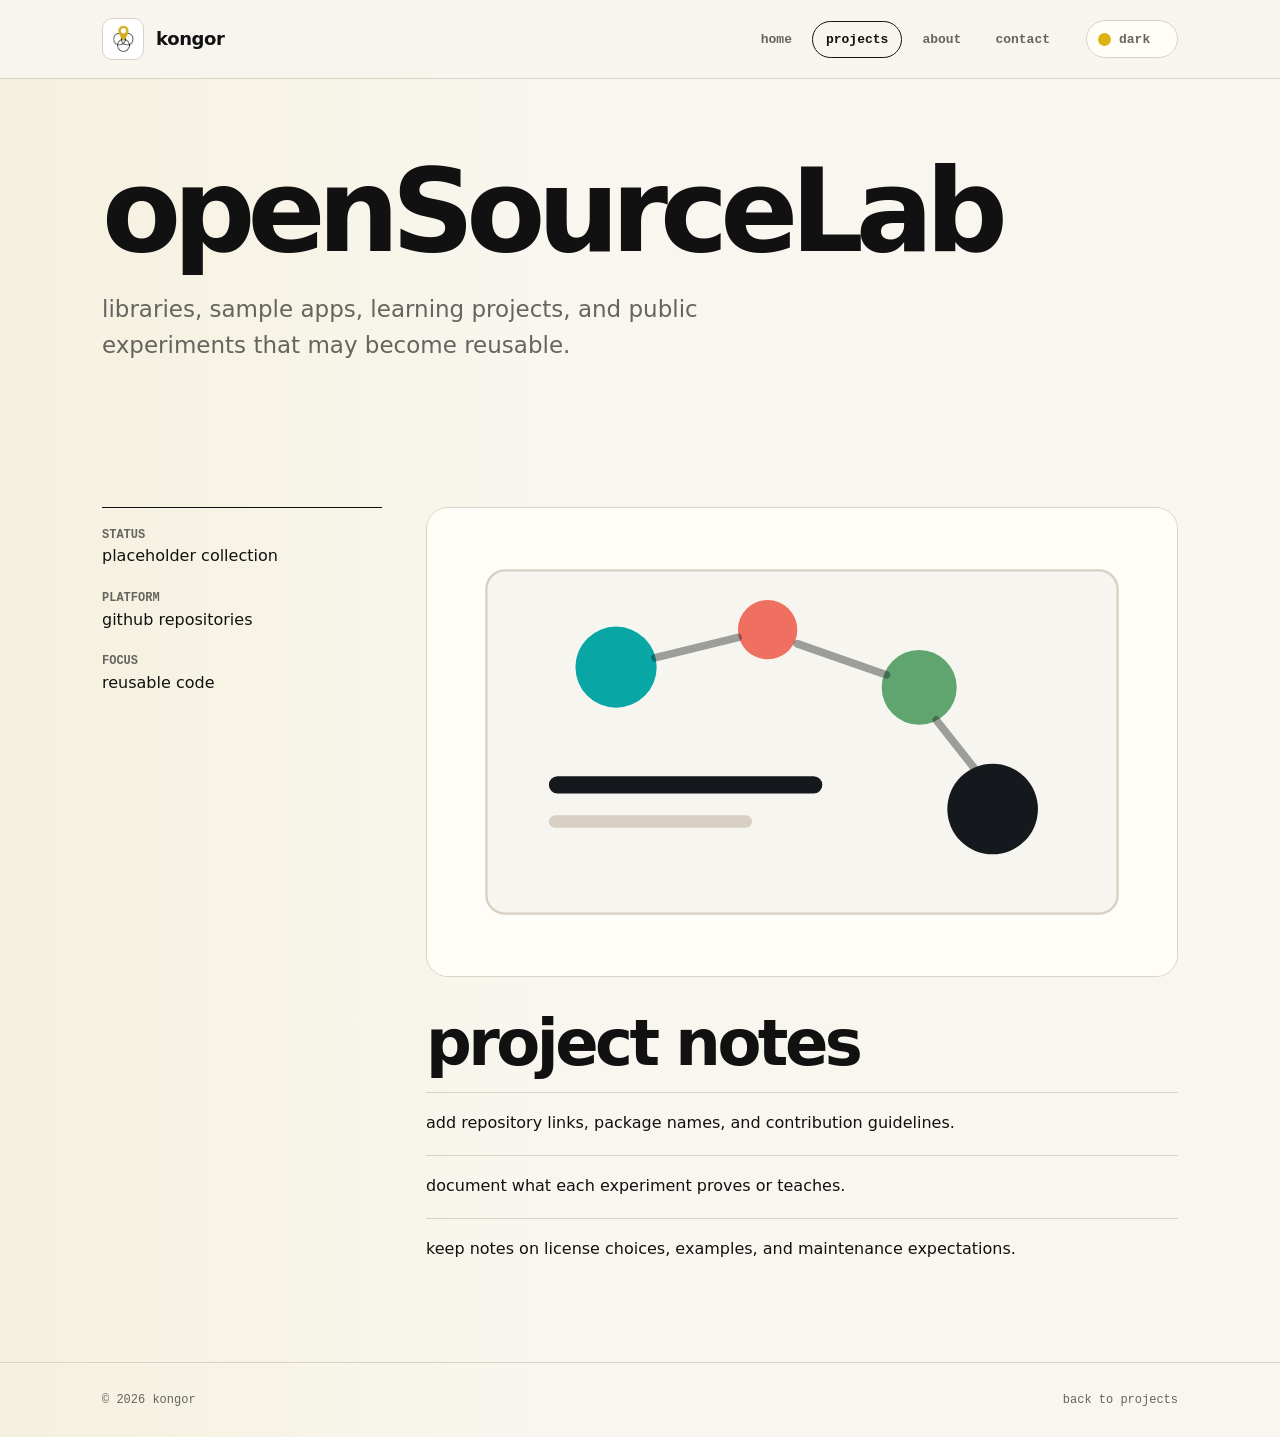
<file: projects/open-source-lab.html>
<!doctype html>
<html lang="en">
  <head>
    <meta charset="utf-8">
    <meta name="viewport" content="width=device-width, initial-scale=1">
    <title>openSourceLab | kongor</title>
    <meta name="description" content="placeholder project page for openSourceLab.">
    <link rel="icon" type="image/png" href="../assets/favicon.png">
    <link rel="apple-touch-icon" href="../assets/favicon.png">
    <link rel="stylesheet" href="../assets/styles.css">
  </head>
  <body>
    <div data-site-header data-base="../"></div>
    <main>
      <section class="section page-hero"><h1>openSourceLab</h1><p class="lead">libraries, sample apps, learning projects, and public experiments that may become reusable.</p></section>
      <section class="section detail-layout"><dl class="meta-list"><dt>status</dt><dd>placeholder collection</dd><dt>platform</dt><dd>github repositories</dd><dt>focus</dt><dd>reusable code</dd></dl><div><img src="../assets/project-open-source.svg" alt="openSourceLab abstract preview"><h2>project notes</h2><ul class="feature-list"><li>add repository links, package names, and contribution guidelines.</li><li>document what each experiment proves or teaches.</li><li>keep notes on license choices, examples, and maintenance expectations.</li></ul></div></section>
    </main>
    <footer class="site-footer"><div class="footer-inner"><span>&copy; <span data-year></span> kongor</span><span><a href="../projects.html">back to projects</a></span></div></footer>
    <script src="../assets/site.js"></script>
  </body>
</html>
</file>
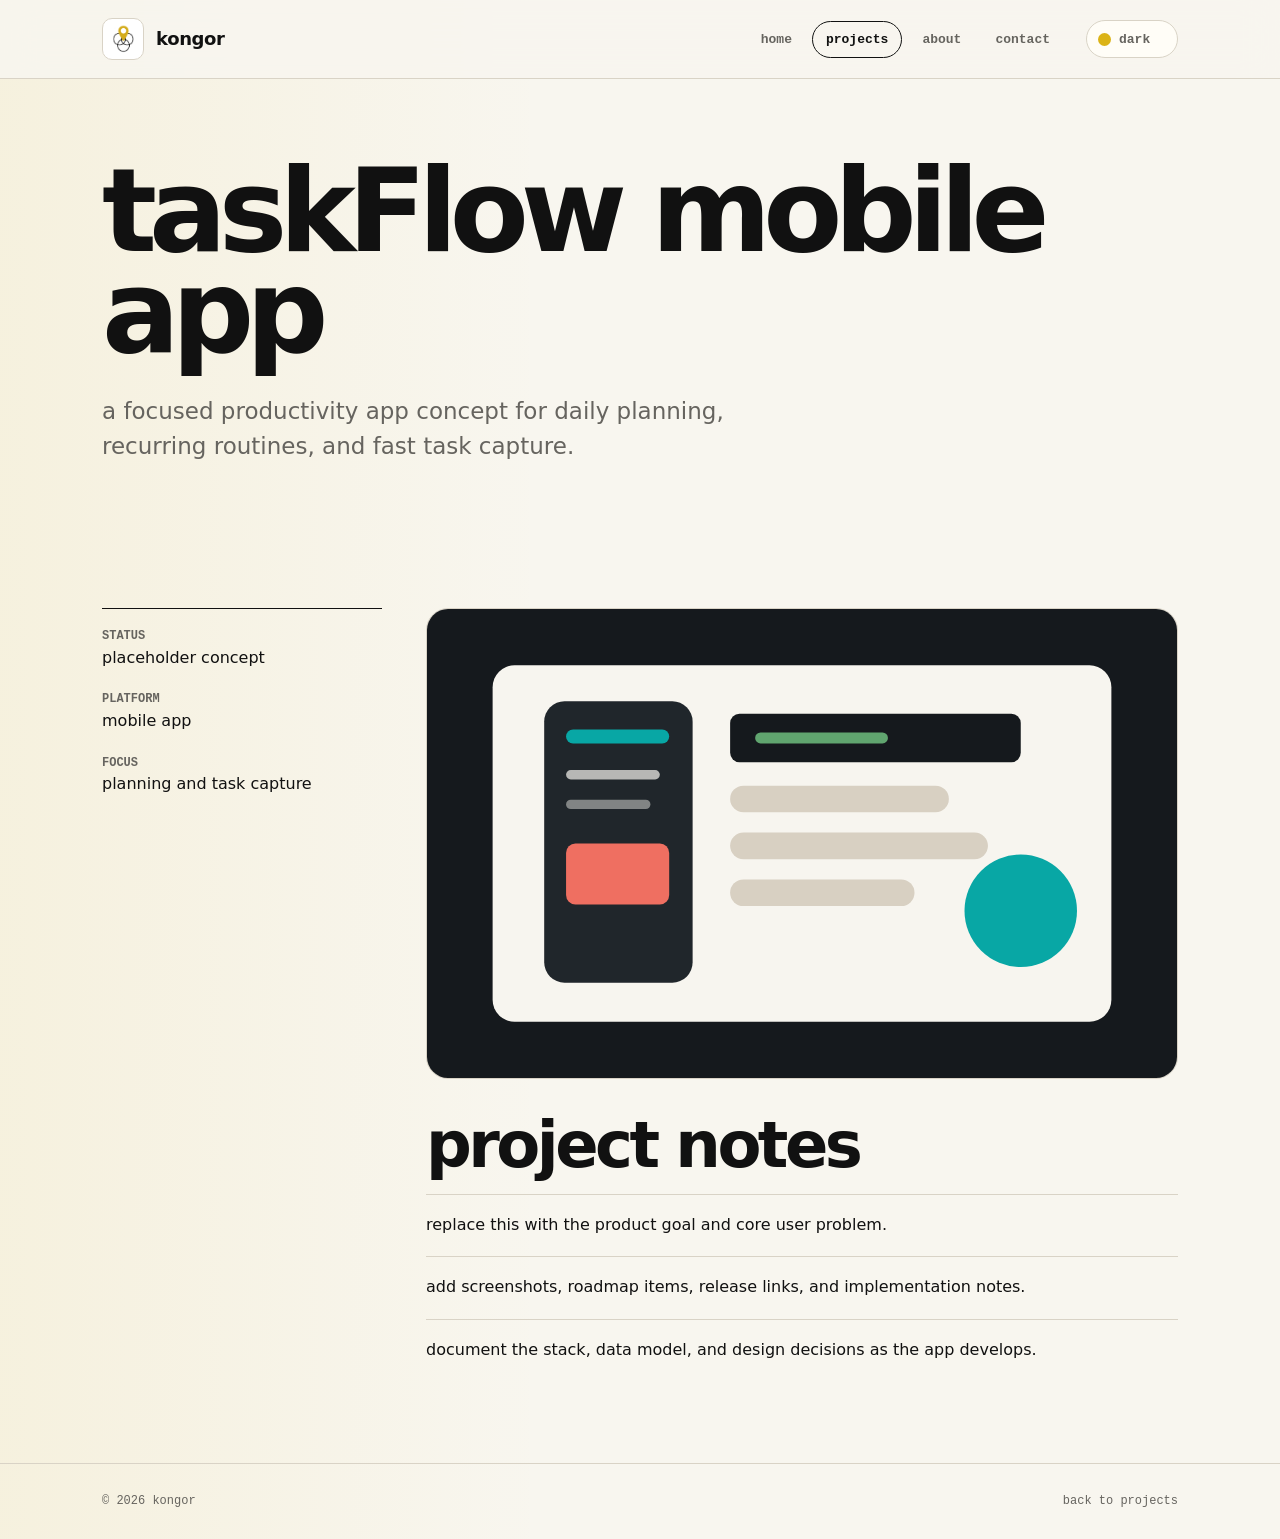
<file: projects/taskflow.html>
<!doctype html>
<html lang="en">
  <head>
    <meta charset="utf-8">
    <meta name="viewport" content="width=device-width, initial-scale=1">
    <title>taskFlow mobile app | kongor</title>
    <meta name="description" content="placeholder project page for taskFlow mobile app.">
    <link rel="icon" type="image/png" href="../assets/favicon.png">
    <link rel="apple-touch-icon" href="../assets/favicon.png">
    <link rel="stylesheet" href="../assets/styles.css">
  </head>
  <body>
    <div data-site-header data-base="../"></div>
    <main>
      <section class="section page-hero"><h1>taskFlow mobile app</h1><p class="lead">a focused productivity app concept for daily planning, recurring routines, and fast task capture.</p></section>
      <section class="section detail-layout">
        <dl class="meta-list"><dt>status</dt><dd>placeholder concept</dd><dt>platform</dt><dd>mobile app</dd><dt>focus</dt><dd>planning and task capture</dd></dl>
        <div><img src="../assets/project-taskflow.svg" alt="taskFlow abstract app preview"><h2>project notes</h2><ul class="feature-list"><li>replace this with the product goal and core user problem.</li><li>add screenshots, roadmap items, release links, and implementation notes.</li><li>document the stack, data model, and design decisions as the app develops.</li></ul></div>
      </section>
    </main>
    <footer class="site-footer"><div class="footer-inner"><span>&copy; <span data-year></span> kongor</span><span><a href="../projects.html">back to projects</a></span></div></footer>
    <script src="../assets/site.js"></script>
  </body>
</html>
</file>
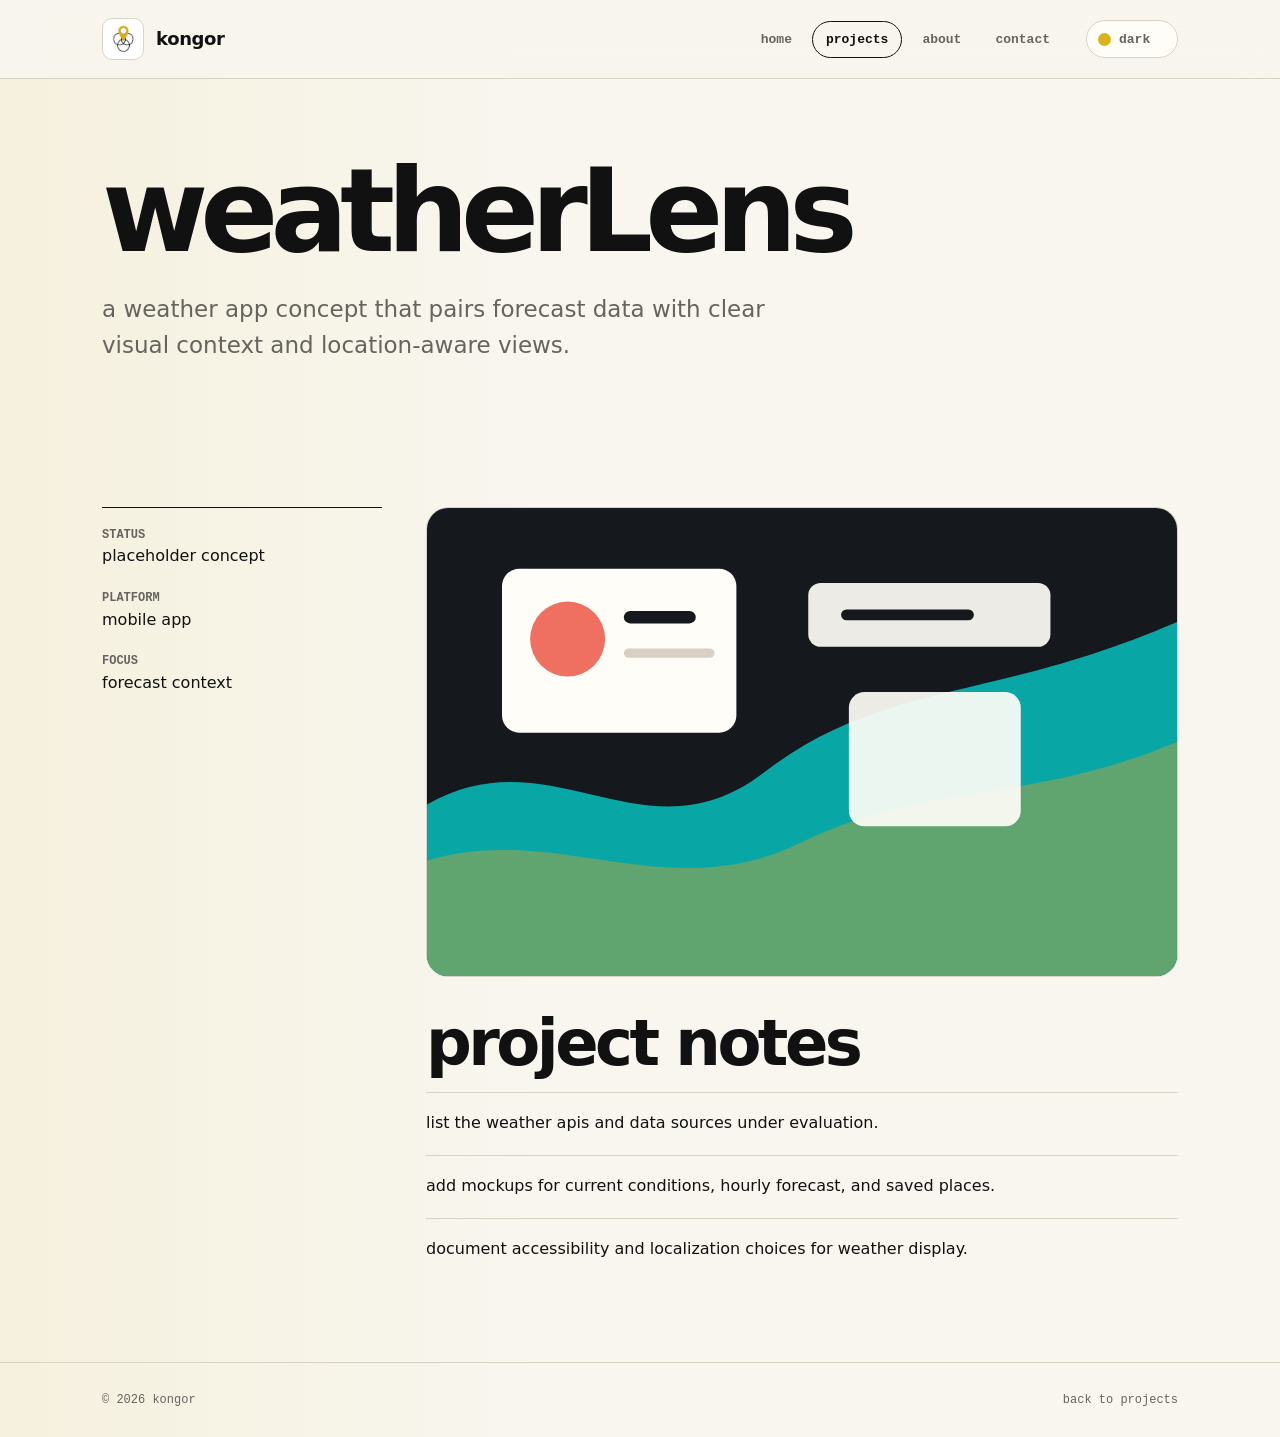
<file: projects/weatherlens.html>
<!doctype html>
<html lang="en">
  <head>
    <meta charset="utf-8">
    <meta name="viewport" content="width=device-width, initial-scale=1">
    <title>weatherLens | kongor</title>
    <meta name="description" content="placeholder project page for weatherLens.">
    <link rel="icon" type="image/png" href="../assets/favicon.png">
    <link rel="apple-touch-icon" href="../assets/favicon.png">
    <link rel="stylesheet" href="../assets/styles.css">
  </head>
  <body>
    <div data-site-header data-base="../"></div>
    <main>
      <section class="section page-hero"><h1>weatherLens</h1><p class="lead">a weather app concept that pairs forecast data with clear visual context and location-aware views.</p></section>
      <section class="section detail-layout"><dl class="meta-list"><dt>status</dt><dd>placeholder concept</dd><dt>platform</dt><dd>mobile app</dd><dt>focus</dt><dd>forecast context</dd></dl><div><img src="../assets/project-weatherlens.svg" alt="weatherLens abstract preview"><h2>project notes</h2><ul class="feature-list"><li>list the weather apis and data sources under evaluation.</li><li>add mockups for current conditions, hourly forecast, and saved places.</li><li>document accessibility and localization choices for weather display.</li></ul></div></section>
    </main>
    <footer class="site-footer"><div class="footer-inner"><span>&copy; <span data-year></span> kongor</span><span><a href="../projects.html">back to projects</a></span></div></footer>
    <script src="../assets/site.js"></script>
  </body>
</html>
</file>
<file: assets/styles.css>
:root {
  color-scheme: light;
  --bg: #f8f6ef;
  --surface: #fffdf7;
  --ink: #111111;
  --muted: #66645f;
  --line: #d9d3c6;
  --line-strong: #111111;
  --gold: #dbb316;
  --teal: #0d8f82;
  --shadow: 0 18px 46px rgba(17, 17, 17, 0.08);
  --max: 1120px;
}

:root[data-theme="dark"] {
  color-scheme: dark;
  --bg: #111213;
  --surface: #181a1b;
  --ink: #f4f0e7;
  --muted: #b7b0a5;
  --line: #333536;
  --line-strong: #f4f0e7;
  --gold: #dbb316;
  --teal: #33c6b6;
  --shadow: 0 18px 46px rgba(0, 0, 0, 0.34);
}

* {
  box-sizing: border-box;
}

html {
  scroll-behavior: smooth;
}

body {
  margin: 0;
  overflow-x: hidden;
  background:
    linear-gradient(90deg, rgba(219, 179, 22, 0.08), transparent 34rem),
    var(--bg);
  color: var(--ink);
  font-family: Inter, ui-sans-serif, system-ui, -apple-system, BlinkMacSystemFont, "Segoe UI", sans-serif;
  line-height: 1.55;
}

img {
  display: block;
  max-width: 100%;
}

a {
  color: inherit;
  text-decoration: none;
}

.site-header {
  left: 0;
  position: fixed;
  right: 0;
  top: 0;
  z-index: 10;
  border-bottom: 1px solid var(--line);
  background: color-mix(in srgb, var(--bg) 90%, transparent);
  backdrop-filter: blur(18px);
}

main {
  padding-top: 79px;
}

.nav {
  align-items: center;
  display: grid;
  gap: 22px;
  grid-template-columns: 1fr auto auto;
  margin: 0 auto;
  max-width: var(--max);
  padding: 18px 22px;
}

.brand {
  align-items: center;
  display: inline-flex;
  font-size: 18px;
  font-weight: 850;
  gap: 12px;
  letter-spacing: -0.02em;
}

.brand-logo {
  background: #fff;
  border: 1px solid var(--line);
  border-radius: 10px;
  height: 42px;
  object-fit: contain;
  padding: 5px;
  width: 42px;
}

.nav-links {
  align-items: center;
  display: flex;
  gap: 6px;
  justify-content: flex-end;
}

.nav-links a,
.theme-toggle,
.button {
  border: 1px solid transparent;
  border-radius: 999px;
  color: var(--muted);
  font-family: "SFMono-Regular", Consolas, "Liberation Mono", monospace;
  font-size: 13px;
  font-weight: 700;
  line-height: 1;
}

.nav-links a {
  padding: 11px 13px;
}

.nav-links a:hover,
.nav-links a[aria-current="page"] {
  border-color: var(--line-strong);
  color: var(--ink);
}

.theme-toggle {
  align-items: center;
  background: var(--surface);
  border-color: var(--line);
  cursor: pointer;
  display: inline-flex;
  flex: 0 0 auto;
  gap: 8px;
  justify-self: end;
  min-height: 38px;
  padding: 9px 11px;
  width: 92px;
}

.theme-toggle::before {
  background: var(--gold);
  border-radius: 999px;
  content: "";
  display: block;
  height: 13px;
  width: 13px;
}

.theme-toggle:hover {
  border-color: var(--line-strong);
  color: var(--ink);
}

.section {
  margin: 0 auto;
  max-width: var(--max);
  padding: 82px 22px;
}

.hero {
  display: grid;
  gap: 52px;
  grid-template-columns: minmax(0, 1fr) 320px;
  min-height: 650px;
  padding-top: 96px;
}

.hero-copy {
  align-self: center;
  min-width: 0;
}

h1,
h2,
h3,
p {
  margin-top: 0;
}

h1 {
  font-size: clamp(54px, 9vw, 118px);
  letter-spacing: -0.07em;
  line-height: 0.88;
  margin-bottom: 30px;
  max-width: 880px;
  overflow-wrap: break-word;
}

h2 {
  font-size: clamp(34px, 5vw, 68px);
  letter-spacing: -0.055em;
  line-height: 0.95;
  margin-bottom: 18px;
}

h3 {
  font-size: 24px;
  letter-spacing: -0.035em;
  line-height: 1.08;
  margin-bottom: 10px;
}

.lead {
  color: var(--muted);
  font-size: clamp(18px, 2vw, 23px);
  max-width: 670px;
}

.actions {
  display: flex;
  flex-wrap: wrap;
  gap: 12px;
  margin-top: 36px;
}

.button {
  align-items: center;
  border-color: var(--line-strong);
  color: var(--ink);
  display: inline-flex;
  justify-content: center;
  min-height: 44px;
  padding: 13px 17px;
}

.button.primary {
  background: var(--ink);
  color: var(--bg);
}

.button.secondary {
  background: transparent;
}

.button:hover {
  box-shadow: var(--shadow);
  transform: translateY(-1px);
}

.hero-mark {
  align-self: center;
  background: var(--surface);
  border: 1px solid var(--line);
  border-radius: 28px;
  box-shadow: var(--shadow);
  padding: 34px;
}

.hero-mark img {
  mix-blend-mode: multiply;
}

:root[data-theme="dark"] .hero-mark img,
:root[data-theme="dark"] .brand-logo {
  filter: invert(1) hue-rotate(180deg);
  mix-blend-mode: screen;
}

.section-head {
  align-items: end;
  border-top: 1px solid var(--line-strong);
  display: flex;
  gap: 24px;
  justify-content: space-between;
  margin-bottom: 26px;
  padding-top: 24px;
}

.section-head p {
  color: var(--muted);
  margin-bottom: 0;
  max-width: 520px;
}

.project-grid {
  display: grid;
  grid-template-columns: repeat(2, minmax(0, 1fr));
}

.project-card {
  background: transparent;
  border-top: 1px solid var(--line);
  display: grid;
  gap: 22px;
  grid-template-columns: 76px 1fr;
  min-height: 230px;
  padding: 28px 24px 30px 0;
  transition: background 180ms ease, padding 180ms ease;
}

.project-card:nth-child(odd) {
  border-right: 1px solid var(--line);
  padding-right: 30px;
}

.project-card:nth-child(even) {
  padding-left: 30px;
}

.project-card:hover {
  background: color-mix(in srgb, var(--gold) 10%, transparent);
  padding-left: 22px;
}

.project-card img {
  aspect-ratio: 1;
  border: 1px solid var(--line);
  border-radius: 14px;
  object-fit: cover;
  width: 76px;
}

.project-card-body {
  display: flex;
  flex-direction: column;
}

.project-card p {
  color: var(--muted);
  margin-bottom: 18px;
}

.tag-row {
  display: flex;
  flex-wrap: wrap;
  gap: 7px;
  margin-top: auto;
}

.tag {
  border: 1px solid var(--line);
  border-radius: 999px;
  color: var(--teal);
  font-family: "SFMono-Regular", Consolas, "Liberation Mono", monospace;
  font-size: 11px;
  font-weight: 800;
  padding: 5px 8px;
}

.band {
  background: var(--ink);
  color: var(--bg);
}

.band .section {
  display: grid;
  gap: 34px;
  grid-template-columns: 0.8fr 1.2fr;
}

.band p {
  color: color-mix(in srgb, var(--bg) 72%, transparent);
}

.principles {
  display: grid;
  gap: 1px;
  grid-template-columns: repeat(3, minmax(0, 1fr));
}

.principle {
  border-left: 1px solid color-mix(in srgb, var(--bg) 24%, transparent);
  padding: 6px 22px;
}

.split {
  display: grid;
  gap: 42px;
  grid-template-columns: 0.78fr 1.22fr;
}

.text-block {
  color: var(--muted);
  font-size: 19px;
}

.page-hero {
  padding-bottom: 38px;
}

.page-hero h1 {
  max-width: 940px;
}

.detail-layout {
  display: grid;
  gap: 44px;
  grid-template-columns: 280px 1fr;
}

.meta-list {
  border-top: 1px solid var(--line-strong);
  margin: 0;
  padding-top: 18px;
}

.meta-list dt {
  color: var(--muted);
  font-family: "SFMono-Regular", Consolas, "Liberation Mono", monospace;
  font-size: 12px;
  font-weight: 900;
  text-transform: uppercase;
}

.meta-list dd {
  margin: 0 0 20px;
}

.detail-layout > div > img {
  border: 1px solid var(--line);
  border-radius: 22px;
  margin-bottom: 36px;
  width: 100%;
}

.feature-list {
  display: grid;
  gap: 1px;
  list-style: none;
  margin: 0;
  padding: 0;
}

.feature-list li {
  border-top: 1px solid var(--line);
  padding: 18px 0;
}

.contact-panel {
  border-top: 1px solid var(--line-strong);
  display: grid;
  gap: 8px;
  padding-top: 22px;
}

.contact-panel a {
  color: var(--teal);
}

.site-footer {
  border-top: 1px solid var(--line);
  color: var(--muted);
}

.footer-inner {
  align-items: center;
  display: flex;
  font-family: "SFMono-Regular", Consolas, "Liberation Mono", monospace;
  font-size: 12px;
  gap: 16px;
  justify-content: space-between;
  margin: 0 auto;
  max-width: var(--max);
  padding: 28px 22px;
}

@media (max-width: 900px) {
  main {
    padding-top: 200px;
  }

  .nav {
    grid-template-columns: 1fr;
  }

  .nav-links {
    justify-content: flex-start;
  }

  .theme-toggle {
    justify-self: start;
  }

  .hero,
  .band .section,
  .split,
  .detail-layout {
    grid-template-columns: 1fr;
  }

  .hero {
    min-height: auto;
    padding-top: 62px;
  }

  .hero-mark {
    max-width: 330px;
  }
}

@media (max-width: 680px) {
  .section {
    max-width: 100vw;
    padding: 58px 18px;
    width: 100vw;
  }

  h1 {
    font-size: 32px;
    letter-spacing: -0.055em;
    line-height: 1.05;
  }

  h2 {
    font-size: 38px;
  }

  .lead {
    font-size: 16px;
    max-width: calc(100vw - 36px);
  }

  .section-head {
    align-items: flex-start;
    flex-direction: column;
    max-width: 100%;
    width: 340px;
  }

  .page-hero,
  .detail-layout,
  .split {
    max-width: 100%;
    width: 340px;
  }

  .hero-copy,
  .hero-mark {
    max-width: 100%;
    width: 340px;
  }

  .project-grid,
  .principles {
    grid-template-columns: 1fr;
  }

  .project-card,
  .project-card:nth-child(odd),
  .project-card:nth-child(even) {
    border-right: 0;
    grid-template-columns: 60px 1fr;
    min-height: auto;
    padding: 22px 0;
  }

  .project-card:hover {
    padding-left: 0;
  }

  .project-card img {
    width: 60px;
  }

  .principle {
    border-left: 0;
    border-top: 1px solid color-mix(in srgb, var(--bg) 24%, transparent);
    padding: 18px 0;
  }

  .actions,
  .footer-inner {
    align-items: flex-start;
    flex-direction: column;
  }
}
</file>
